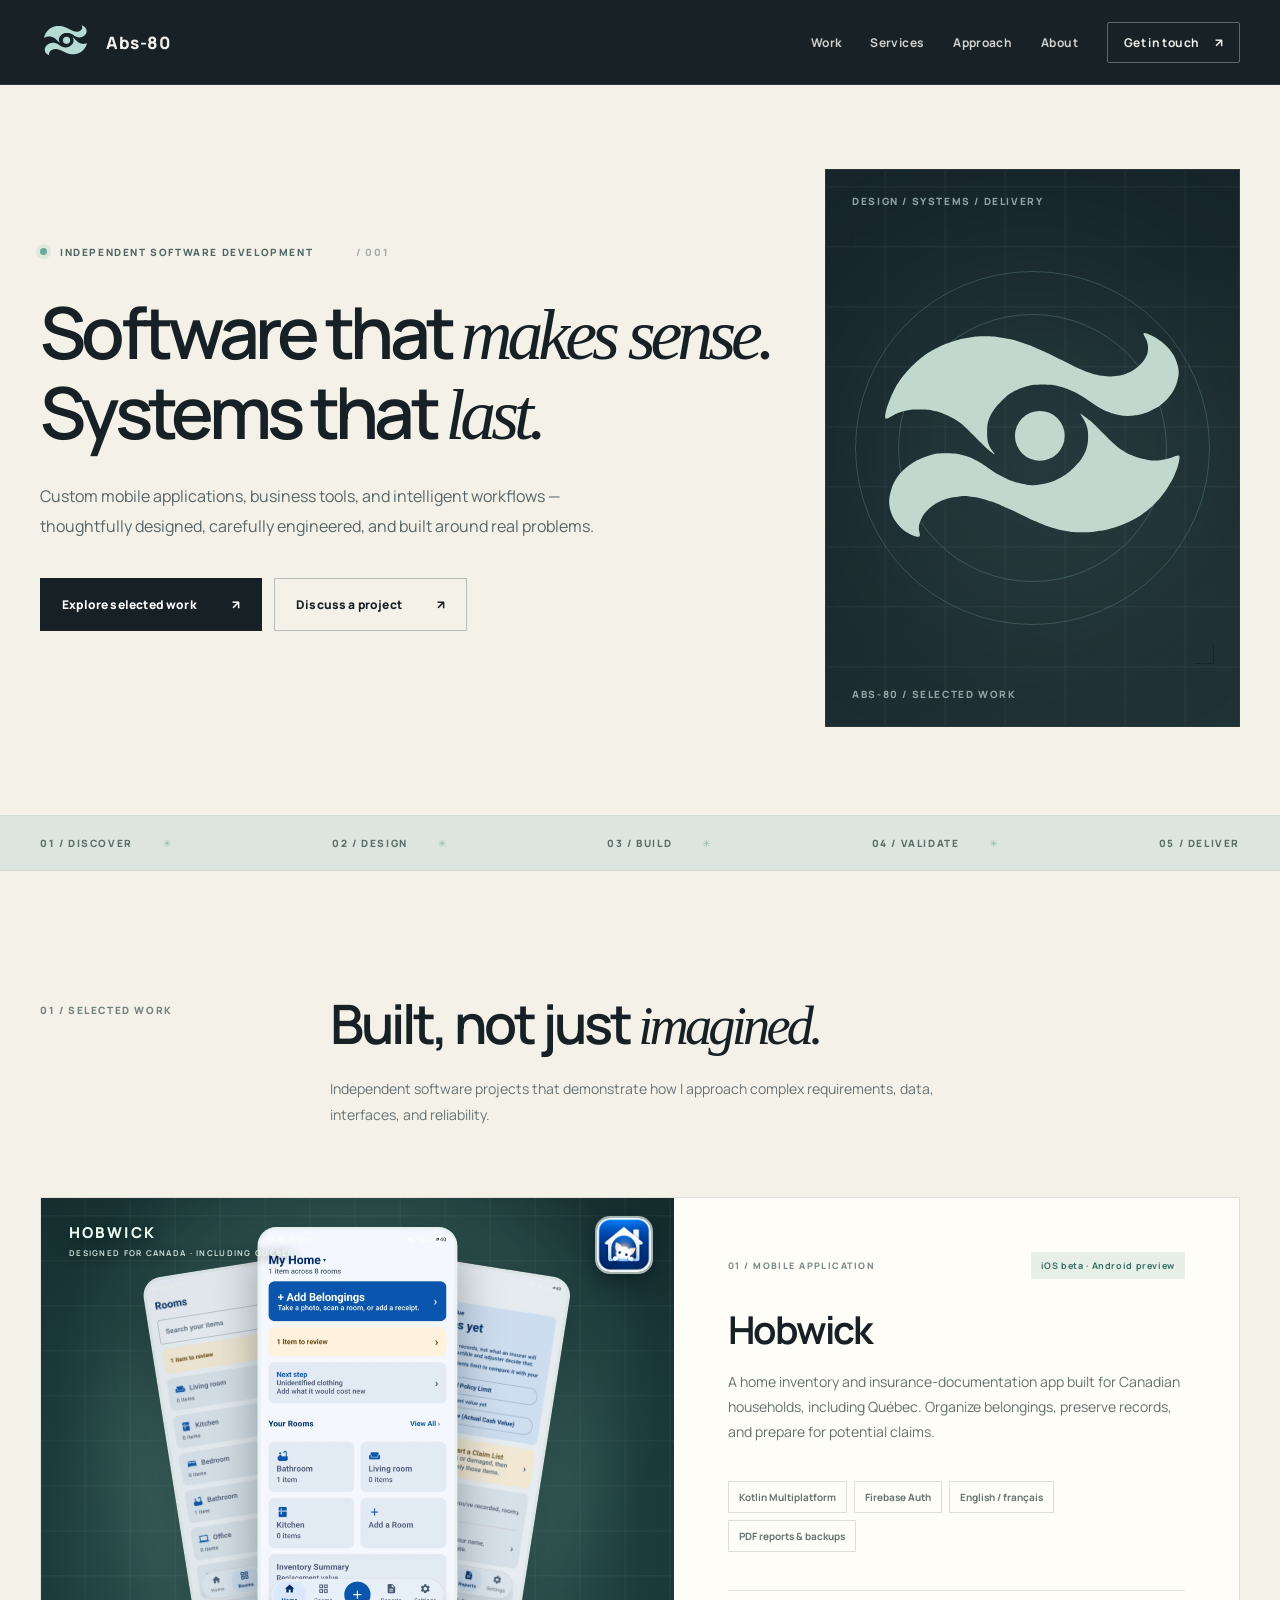
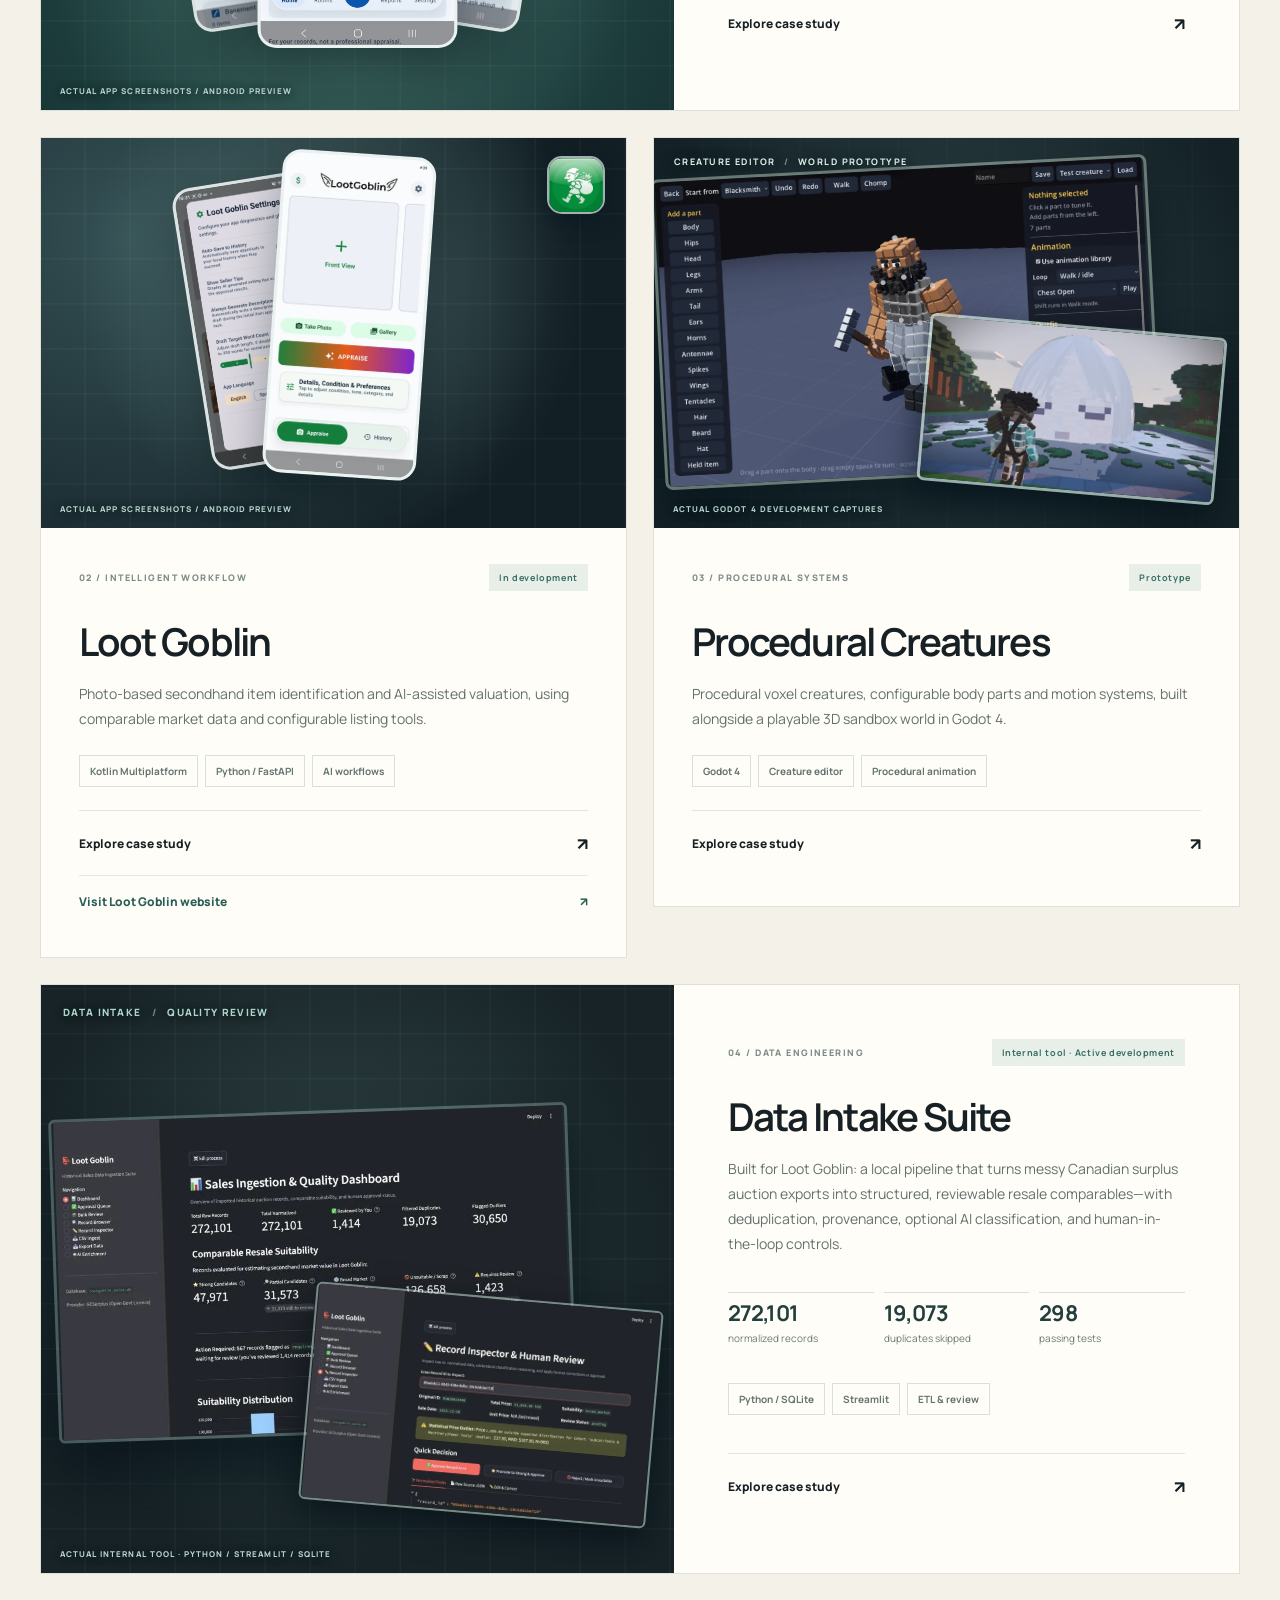
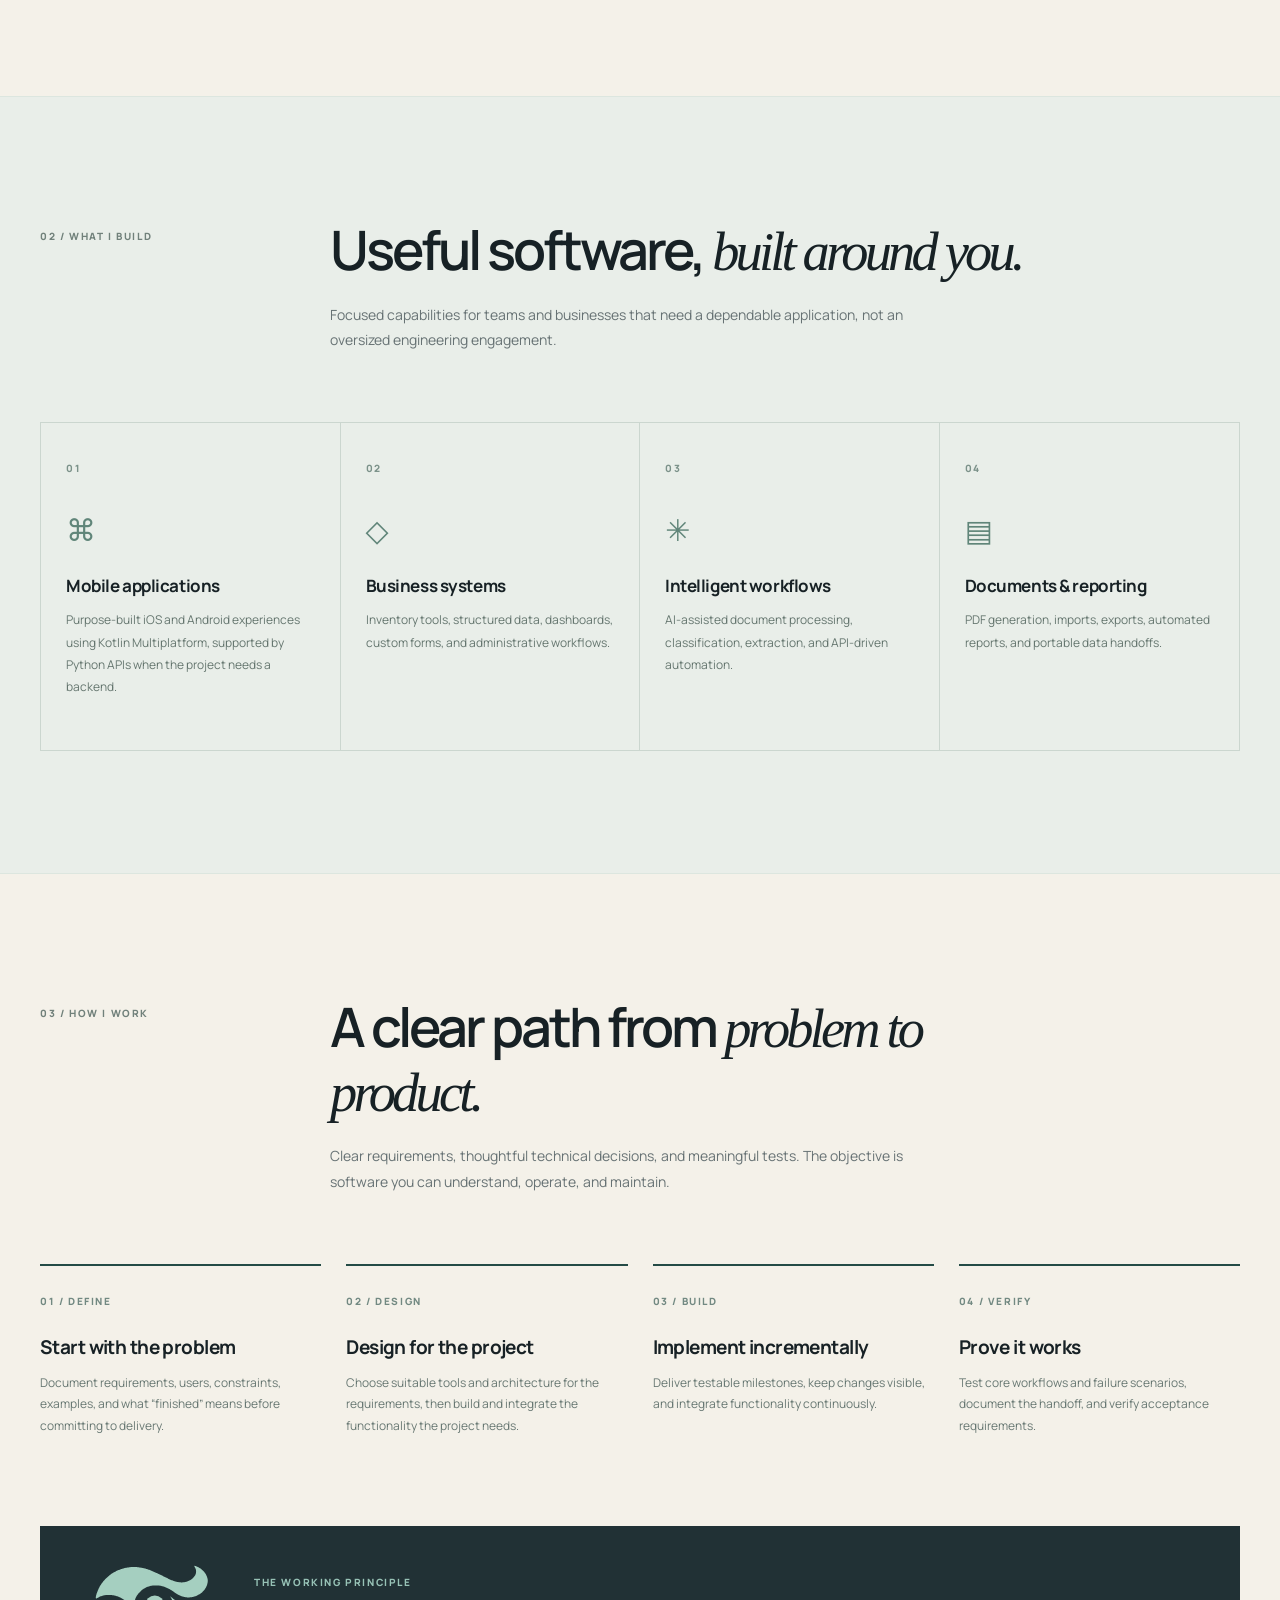
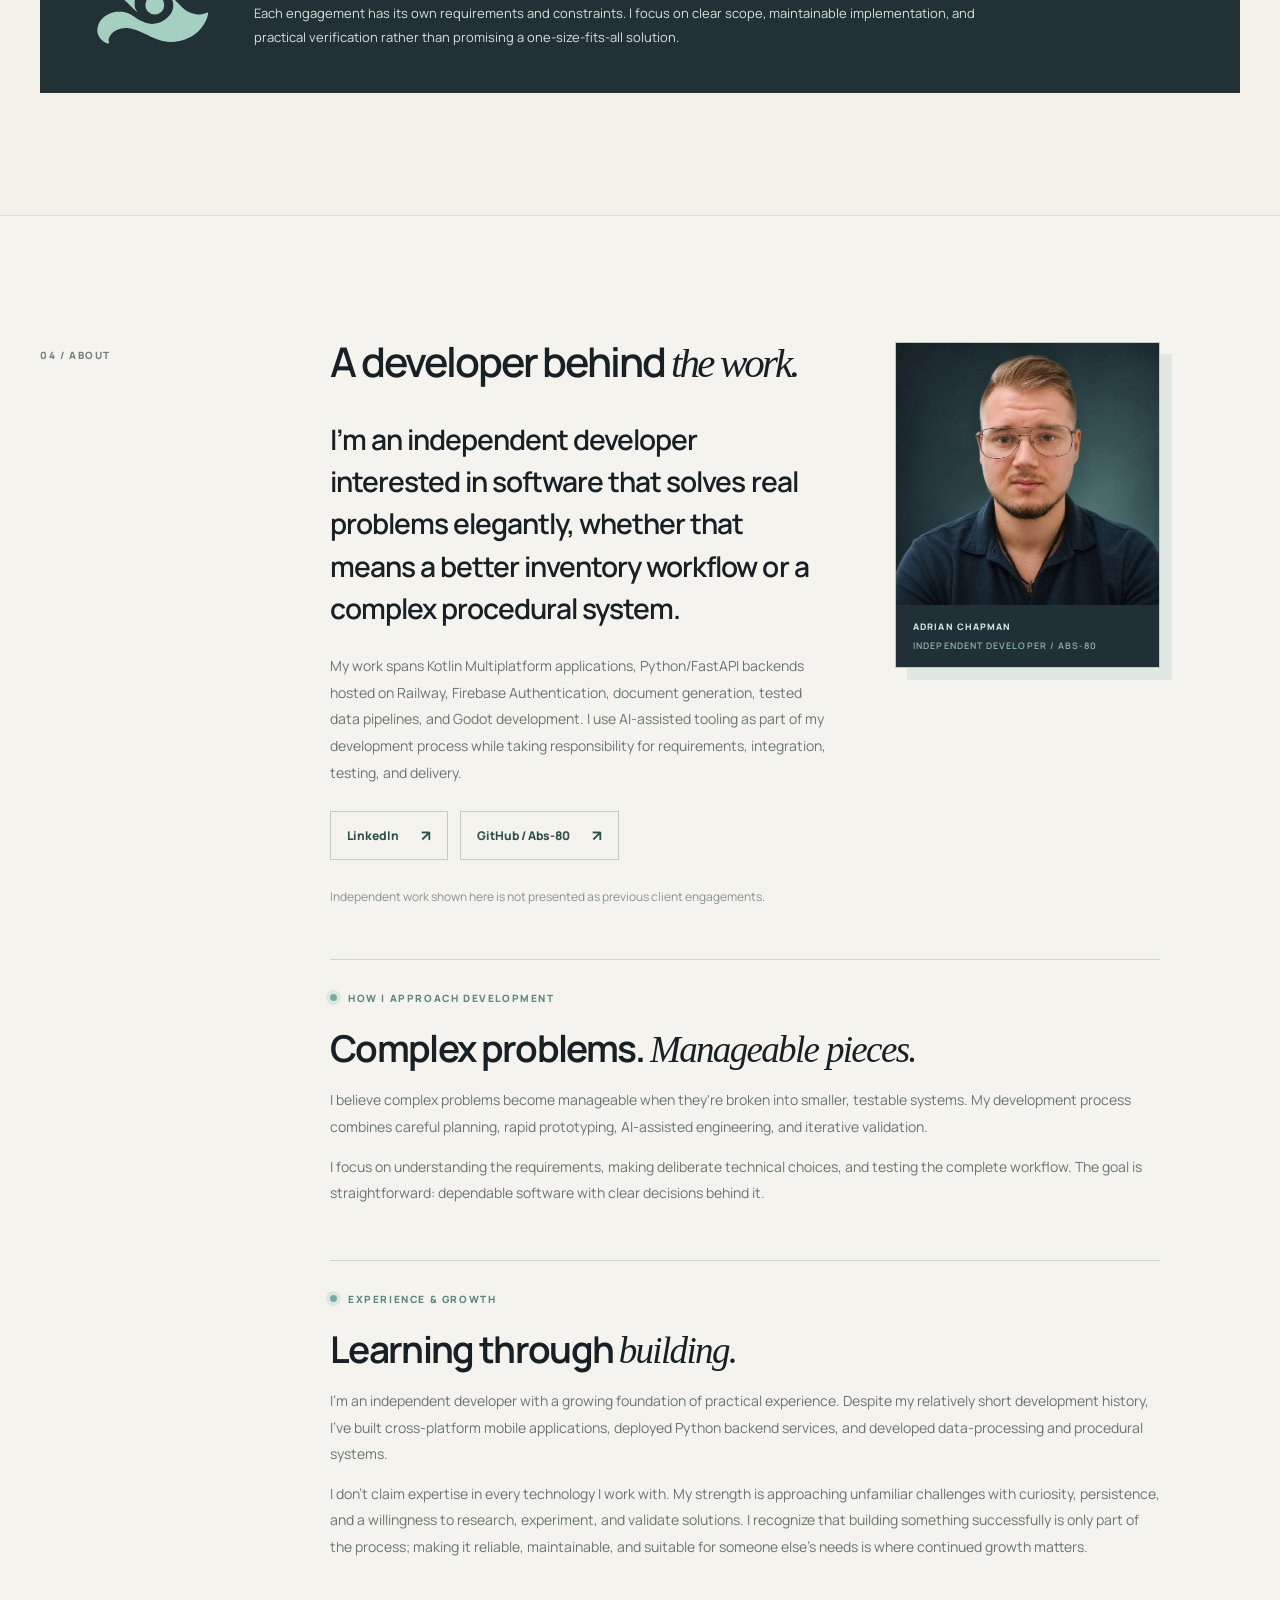
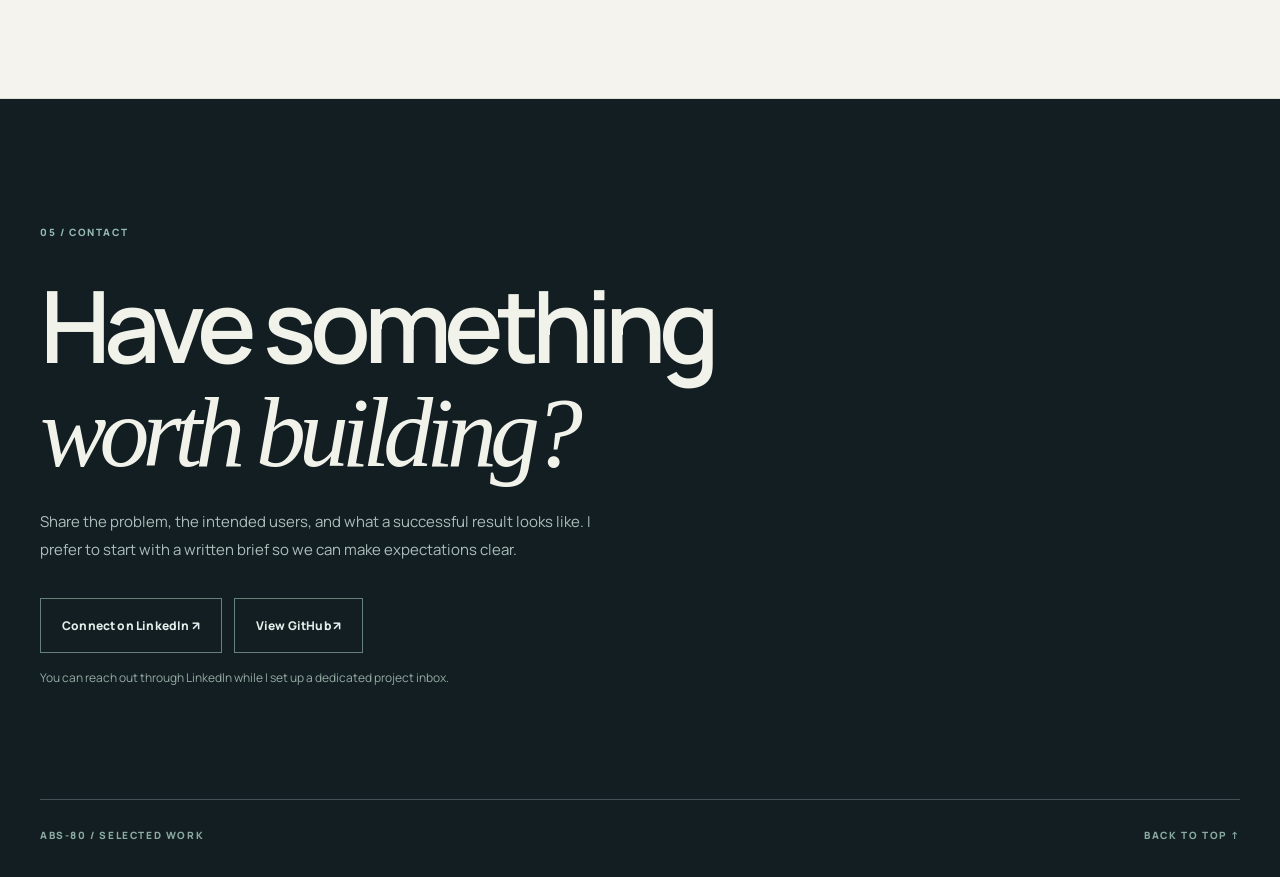
<file: index.html>
<!DOCTYPE html>

<html lang="en">
<head>
<!-- ABS-80 client-first revision · 2026-11-14 · working principle -->

<meta charset="utf-8"/>
<meta content="width=device-width, initial-scale=1" name="viewport"/>
<meta content="#141d21" name="theme-color"/>
<meta content="Independent development across mobile apps, data systems, and procedural tools. Explore practical software, creative engineering, and the thinking behind each project." name="description"/>
<meta content="website" property="og:type"/>
<meta content="Abs-80 — Software That Makes Sense. Systems That Last." property="og:title"/>
<meta content="Independent development across mobile apps, data systems, and procedural tools. Explore practical software, creative engineering, and the thinking behind each project." property="og:description"/>
<meta content="https://abs-80.github.io/" property="og:url"/>
<meta content="https://abs-80.github.io/assets/social-preview.png" property="og:image"/>
<meta content="1200" property="og:image:width"/>
<meta content="630" property="og:image:height"/>
<meta content="Mint Tide Link emblem and concentric circles on a dark teal grid" property="og:image:alt"/>
<meta content="summary_large_image" name="twitter:card"/>
<meta content="Abs-80 — Software That Makes Sense. Systems That Last." name="twitter:title"/>
<meta content="Independent development across mobile apps, data systems, and procedural tools. Explore practical software, creative engineering, and the thinking behind each project." name="twitter:description"/>
<meta content="https://abs-80.github.io/assets/social-preview.png" name="twitter:image"/>
<link href="https://abs-80.github.io/" rel="canonical"/>
<title>Abs-80 — Software That Makes Sense. Systems That Last.</title>
<link href="assets/tide-link.svg" rel="icon" type="image/svg+xml"/>
<link href="styles.css" rel="stylesheet"/>
</head>
<body>
<a class="skip-link" href="#main">Skip to content</a>
<header class="site-header" id="top">
<div class="nav-shell container">
<a aria-label="Abs-80 — return to top" class="brand" href="#top">
<span aria-hidden="true" class="logo"></span>
<span class="brand-name">Abs-80</span>
</a>
<button aria-controls="primary-nav" aria-expanded="false" aria-label="Toggle navigation" class="menu-toggle" type="button">
<span></span><span></span>
</button>
<nav aria-label="Primary navigation" class="navigation" id="primary-nav">
<a href="#work">Work</a><a href="#services">Services</a><a href="#approach">Approach</a><a href="#about">About</a>
<a class="nav-contact" href="#contact">Get in touch <span aria-hidden="true">↗</span></a>
</nav>
</div>
</header>
<main id="main">
<section aria-labelledby="hero-title" class="hero container">
<div class="hero-left">
<div class="eyebrow"><span aria-hidden="true" class="signal"></span> INDEPENDENT SOFTWARE DEVELOPMENT <span class="hero-index">/ 001</span></div>
<h1 id="hero-title">Software that <em>makes sense.</em><br/>Systems that <em>last.</em></h1>
<p class="hero-description">Custom mobile applications, business tools, and intelligent workflows — thoughtfully designed, carefully engineered, and built around real problems.</p>
<div class="hero-actions">
<a class="button button-primary" href="#work">Explore selected work <span aria-hidden="true">↗</span></a>
<a class="button button-secondary" href="#contact">Discuss a project <span aria-hidden="true">↗</span></a>
</div>
</div>
<div aria-label="Decorative Tide Link emblem" class="hero-art">
<div class="orbit orbit-outer"></div><div class="orbit orbit-inner"></div>
<div class="hero-logo"></div>
<div class="art-caption top-caption">DESIGN / SYSTEMS / DELIVERY</div>
<div class="art-caption bottom-caption">ABS-80 / SELECTED WORK</div>
<span class="art-corner art-corner-tl"></span><span class="art-corner art-corner-br"></span>
</div>
</section>
<div aria-hidden="true" class="ticker-wrap"><div class="container ticker"><span>01 / DISCOVER</span><span>02 / DESIGN</span><span>03 / BUILD</span><span>04 / VALIDATE</span><span>05 / DELIVER</span></div></div>
<section aria-labelledby="work-title" class="section container" id="work">
<div class="section-intro"><div class="section-number">01 / SELECTED WORK</div><div><h2 id="work-title">Built, not just <em>imagined.</em></h2><p>Independent software projects that demonstrate how I approach complex requirements, data, interfaces, and reliability.</p></div></div>
<div class="project-grid">
<article class="project-card feature-card">
<div aria-label="Actual Hobwick application screenshots" class="project-visual visual-hobwick screenshot-stage">
<div class="phone-stack phone-stack-hobwick">
<img alt="Hobwick Rooms page showing rooms for organizing household belongings" class="screen-capture screen-left" decoding="async" height="1536" loading="lazy" src="assets/hobwick-rooms.webp" width="716"/>
<img alt="Hobwick home screen with add belongings and rooms" class="screen-capture screen-middle" decoding="async" height="1536" loading="lazy" src="assets/hobwick-home.webp" width="716"/>
<img alt="Hobwick insurance reports and claim list features" class="screen-capture screen-right" decoding="async" height="1536" loading="lazy" src="assets/hobwick-reports.webp" width="716"/>
</div>
<div class="showcase-nameplate"><strong>HOBWICK</strong><span>DESIGNED FOR CANADA · INCLUDING QUÉBEC</span></div>
<div class="showcase-footnote">ACTUAL APP SCREENSHOTS / ANDROID PREVIEW</div>
<img alt="Hobwick app icon: a small house with a creature peeking out" class="project-logo-chip" decoding="async" height="72" loading="lazy" src="assets/hobwick-app-icon.webp" width="72"/></div>
<div class="project-content"><div class="project-topline"><span>01 / MOBILE APPLICATION</span><span class="status">iOS beta · Android preview</span></div>
<h3>Hobwick</h3><p>A home inventory and insurance-documentation app built for Canadian households, including Québec. Organize belongings, preserve records, and prepare for potential claims.</p>
<div class="chips"><span>Kotlin Multiplatform</span><span>Firebase Auth</span><span>English / français</span><span>PDF reports &amp; backups</span></div>
<button aria-haspopup="dialog" class="case-study-trigger" data-case-dialog="case-hobwick" type="button">Explore case study <span aria-hidden="true">↗</span></button>
</div>
</article>
<article class="project-card">
<div aria-label="Actual Loot Goblin application screenshots" class="project-visual visual-loot screenshot-stage">
<div class="phone-stack phone-stack-loot">
<img alt="Loot Goblin settings controlling auto-save and seller advice" class="screen-capture screen-loot-left" decoding="async" height="1536" loading="lazy" src="assets/loot-settings.webp" width="716"/>
<img alt="Loot Goblin photo appraisal screen with camera and gallery actions" class="screen-capture screen-loot-main" decoding="async" height="1536" loading="lazy" src="assets/loot-appraise.webp" width="716"/>
</div>
<div class="showcase-footnote">ACTUAL APP SCREENSHOTS / ANDROID PREVIEW</div>
<img alt="Loot Goblin app icon: a white goblin carrying a sack of valuables on a green background" class="project-logo-chip" decoding="async" height="72" loading="lazy" src="assets/loot-goblin-app-icon.webp" width="72"/>
</div>
<div class="project-content"><div class="project-topline"><span>02 / INTELLIGENT WORKFLOW</span><span class="status">In development</span></div>
<h3>Loot Goblin</h3><p>Photo-based secondhand item identification and AI-assisted valuation, using comparable market data and configurable listing tools.</p>
<div class="chips"><span>Kotlin Multiplatform</span><span>Python / FastAPI</span><span>AI workflows</span></div>
<button aria-haspopup="dialog" class="case-study-trigger" data-case-dialog="case-loot-goblin" type="button">Explore case study <span aria-hidden="true">↗</span></button><a class="project-external" href="https://www.lootgoblin.tech/" rel="noopener noreferrer" target="_blank">Visit Loot Goblin website <span aria-hidden="true">↗</span></a>
</div>
</article>
<article class="project-card">
<div aria-label="Actual Godot creature editor and voxel world screenshots" class="project-visual visual-voxel game-shot-stage">
<div class="game-preview-shell">
<img alt="Procedural voxel humanoid with configurable appearance and animation controls in the creature editor" class="game-preview-main" decoding="async" height="800" loading="lazy" src="assets/creatures-blacksmith.webp" width="1280"/>
<img alt="Giant white voxel creature in a forest pool with a player character nearby" class="game-preview-secondary" decoding="async" height="360" loading="lazy" src="assets/creatures-giant-pool.webp" width="640"/>
</div>
<div class="game-showcase-label">CREATURE EDITOR <span aria-hidden="true">/</span> WORLD PROTOTYPE</div>
<div class="showcase-footnote">ACTUAL GODOT 4 DEVELOPMENT CAPTURES</div>
</div>
<div class="project-content"><div class="project-topline"><span>03 / PROCEDURAL SYSTEMS</span><span class="status">Prototype</span></div>
<h3>Procedural Creatures</h3><p>Procedural voxel creatures, configurable body parts and motion systems, built alongside a playable 3D sandbox world in Godot 4.</p>
<div class="chips"><span>Godot 4</span><span>Creature editor</span><span>Procedural animation</span></div>
<button aria-haspopup="dialog" class="case-study-trigger" data-case-dialog="case-procedural-creatures" type="button">Explore case study <span aria-hidden="true">↗</span></button>
</div>
</article>

<article class="project-card feature-card data-intake-card">
  <div aria-label="Actual Data Intake Suite interface captures" class="project-visual visual-data-intake">
    <div class="data-preview-shell">
      <img class="data-preview-main" alt="Loot Goblin Data Intake Suite dashboard showing processed records and quality metrics" src="assets/data-intake-dashboard.webp" width="800" height="500" loading="lazy" decoding="async"/>
      <img class="data-preview-side" alt="Data Intake Suite Record Inspector with statistical price outlier reasoning" src="assets/data-intake-inspector.webp" width="800" height="500" loading="lazy" decoding="async"/>
    </div>
    <div class="data-preview-label">DATA INTAKE <span>/</span> QUALITY REVIEW</div>
    <div class="showcase-footnote">ACTUAL INTERNAL TOOL · PYTHON / STREAMLIT / SQLITE</div>
  </div>
  <div class="project-content">
    <div class="project-topline"><span>04 / DATA ENGINEERING</span><span class="status">Internal tool · Active development</span></div>
    <h3>Data Intake Suite</h3>
    <p>Built for Loot Goblin: a local pipeline that turns messy Canadian surplus auction exports into structured, reviewable resale comparables—with deduplication, provenance, optional AI classification, and human-in-the-loop controls.</p>
    <div class="data-card-metrics" aria-label="Verified project metrics"><div><strong>272,101</strong><span>normalized records</span></div><div><strong>19,073</strong><span>duplicates skipped</span></div><div><strong>298</strong><span>passing tests</span></div></div>
    <div class="chips"><span>Python / SQLite</span><span>Streamlit</span><span>ETL &amp; review</span></div>
    <button class="case-study-trigger" data-case-dialog="case-data-intake" type="button" aria-haspopup="dialog">Explore case study <span aria-hidden="true">↗</span></button>
  </div>
</article>
</div>
<dialog aria-describedby="case-desc-hobwick" aria-labelledby="case-title-hobwick" class="case-modal" id="case-hobwick">
<div class="case-modal-inner">
<div class="case-modal-top"><span>01 / MOBILE APPLICATION / CASE STUDY</span><button aria-label="Close Hobwick case study" class="case-modal-close" type="button">✕</button></div>
<div class="case-identity">
<div class="case-identity-text"><h2 id="case-title-hobwick">Hobwick</h2>
<p class="case-modal-subtitle" id="case-desc-hobwick">Kotlin Multiplatform · Canadian home inventory · iOS beta</p></div>
<img class="case-app-icon" src="assets/hobwick-app-icon.webp" width="96" height="96" decoding="async" alt="Hobwick app icon showing a small creature peeking from a house"/>
</div>
<div aria-label="Project screenshots" class="case-gallery"><figure><a aria-label="Open full-size screenshot: Home &amp; capture" href="assets/hobwick-home.webp" rel="noopener noreferrer" target="_blank"><img alt="Hobwick home page showing add belongings, room organization, and item review" decoding="async" height="1536" loading="lazy" src="assets/hobwick-home.webp" width="716"/></a><figcaption>Home &amp; capture <span aria-hidden="true">↗</span></figcaption></figure><figure><a aria-label="Open full-size screenshot: Reports &amp; claim tools" href="assets/hobwick-reports.webp" rel="noopener noreferrer" target="_blank"><img alt="Hobwick reports page with claim list, insurance report and signed report" decoding="async" height="1536" loading="lazy" src="assets/hobwick-reports.webp" width="716"/></a><figcaption>Reports &amp; claim tools <span aria-hidden="true">↗</span></figcaption></figure><figure><a aria-label="Open full-size screenshot: Room organization" href="assets/hobwick-rooms.webp" rel="noopener noreferrer" target="_blank"><img alt="Hobwick room directory and item counts" decoding="async" height="1536" loading="lazy" src="assets/hobwick-rooms.webp" width="716"/></a><figcaption>Room organization <span aria-hidden="true">↗</span></figcaption></figure><figure><a aria-label="Open full-size screenshot: Broker &amp; backup tools" href="assets/hobwick-broker.webp" rel="noopener noreferrer" target="_blank"><img alt="Hobwick insurance broker tools and export everything option" decoding="async" height="1536" loading="lazy" src="assets/hobwick-broker.webp" width="716"/></a><figcaption>Broker &amp; backup tools <span aria-hidden="true">↗</span></figcaption></figure></div><div class="case-modal-sections">
<section><h3>The challenge</h3><p>Help Canadian households—including residents of Québec—document their belongings before theft, fire, flooding, or another loss, without confusing inventory values with insurance coverage.</p></section>
<section><h3>The solution</h3><p>Room-by-room organization, whole-room and item photo capture, receipt intake, backup and restore, exports, and claim-oriented PDF reports. The interface supports English and French.</p></section>
<section><h3>Engineering focus</h3><p>Localization for Canadian and Québec users, recoverable and portable records, configurable currency display, valuation disclaimers, and practical insurer/broker reporting workflows.</p></section>
<section><h3>Technical architecture</h3><p>Built with Kotlin Multiplatform for iOS and Android, supported by a shared Python/FastAPI backend hosted on Railway. Firebase Authentication identity tokens are verified server-side before protected requests. The API manages Gemini-powered item and room analysis without distributing AI credentials inside the app; photos are processed in memory rather than stored by the server.</p></section>
</div><p class="case-disclaimer">Hobwick organizes records; coverage and claim outcomes depend on the individual insurance policy and insurer.</p>
<div class="case-modal-footer"><span>INDEPENDENT PROJECT · HOBWICK</span><button class="case-modal-close case-modal-done" type="button">Close case study <span aria-hidden="true">↗</span></button></div>
</div>
</dialog>
<dialog aria-describedby="case-desc-loot-goblin" aria-labelledby="case-title-loot-goblin" class="case-modal" id="case-loot-goblin">
<div class="case-modal-inner">
<div class="case-modal-top"><span>02 / INTELLIGENT WORKFLOW / CASE STUDY</span><button aria-label="Close Loot Goblin case study" class="case-modal-close" type="button">✕</button></div>
<div class="case-identity">
<div class="case-identity-text"><h2 id="case-title-loot-goblin">Loot Goblin</h2>
<p class="case-modal-subtitle" id="case-desc-loot-goblin">Kotlin Multiplatform · AI-assisted appraisal · In development</p></div>
<img class="case-app-icon" src="assets/loot-goblin-app-icon.webp" width="96" height="96" decoding="async" alt="Loot Goblin app icon showing a white goblin with a sack of valuables"/>
</div>
<div aria-label="Project screenshots" class="case-gallery"><figure><a aria-label="Open full-size screenshot: Photo appraisal" href="assets/loot-appraise.webp" rel="noopener noreferrer" target="_blank"><img alt="Loot Goblin appraisal home page with photo and gallery capture actions" decoding="async" height="1536" loading="lazy" src="assets/loot-appraise.webp" width="716"/></a><figcaption>Photo appraisal <span aria-hidden="true">↗</span></figcaption></figure><figure><a aria-label="Open full-size screenshot: Output settings" href="assets/loot-settings.webp" rel="noopener noreferrer" target="_blank"><img alt="Loot Goblin settings for history, selling tips, and writing preferences" decoding="async" height="1536" loading="lazy" src="assets/loot-settings.webp" width="716"/></a><figcaption>Output settings <span aria-hidden="true">↗</span></figcaption></figure><figure><a aria-label="Open full-size screenshot: Analysis preferences" href="assets/loot-preferences.webp" rel="noopener noreferrer" target="_blank"><img alt="Loot Goblin condition, category, and item identification controls" decoding="async" height="1536" loading="lazy" src="assets/loot-preferences.webp" width="716"/></a><figcaption>Analysis preferences <span aria-hidden="true">↗</span></figcaption></figure></div><div class="case-modal-sections">
<section><h3>The challenge</h3><p>Make identification and pricing of secondhand items more approachable, particularly when a seller has limited product knowledge.</p></section>
<section><h3>The solution</h3><p>Photo-based item recognition, user-configurable condition and category settings, indicative valuation ranges, appraisal history, and optional listing-description and seller-tip generation.</p></section>
<section><h3>Engineering focus</h3><p>Integrating comparable market data, handling noisy or uncertain item descriptions, tracking source provenance, and separating supporting evidence from estimated prices.</p></section>
<section><h3>Technical architecture</h3><p>Built with Kotlin Multiplatform and a shared Python/FastAPI API hosted on Railway. Firebase Authentication tokens are verified on the server, where request limits and usage controls help protect paid Gemini integrations. A separate Python Data Intake Suite prepares and reviews historical sales comparables; syncing its latest pricing logic into the mobile backend remains in progress.</p></section>
</div><p class="modal-project-link"><a href="https://www.lootgoblin.tech/" rel="noopener noreferrer" target="_blank">Explore the Loot Goblin project website <span aria-hidden="true">↗</span></a></p>
<div class="case-modal-footer"><span>INDEPENDENT PROJECT · LOOT GOBLIN</span><button class="case-modal-close case-modal-done" type="button">Close case study <span aria-hidden="true">↗</span></button></div>
</div>
</dialog>
<dialog aria-describedby="case-desc-procedural-creatures" aria-labelledby="case-title-procedural-creatures" class="case-modal" id="case-procedural-creatures">
<div class="case-modal-inner">
<div class="case-modal-top"><span>03 / PROCEDURAL SYSTEMS / CASE STUDY</span><button aria-label="Close Procedural Creatures case study" class="case-modal-close" type="button">✕</button></div>
<h2 id="case-title-procedural-creatures">Procedural Creatures</h2>
<p class="case-modal-subtitle" id="case-desc-procedural-creatures">Godot 4 · Creature editor · Voxel sandbox prototype</p>
<div aria-label="Procedural creature editor and world screenshots" class="case-gallery game-gallery"><figure><a aria-label="Open full-size screenshot: Humanoid creature editor" href="assets/creatures-blacksmith.webp" rel="noopener noreferrer" target="_blank"><img alt="Configurable blacksmith creature with body parts, costume options and animation controls" decoding="async" height="800" loading="lazy" src="assets/creatures-blacksmith.webp" width="1280"/></a><figcaption>Humanoid creature editor  <span aria-hidden="true">↗</span></figcaption></figure><figure><a aria-label="Open full-size screenshot: Non-humanoid form" href="assets/creatures-octo.webp" rel="noopener noreferrer" target="_blank"><img alt="Octopus-like lavender voxel creature configured in the editor" decoding="async" height="800" loading="lazy" src="assets/creatures-octo.webp" width="1280"/></a><figcaption>Non-humanoid form  <span aria-hidden="true">↗</span></figcaption></figure><figure><a aria-label="Open full-size screenshot: Character variation" href="assets/creatures-alchemist.webp" rel="noopener noreferrer" target="_blank"><img alt="Alchemist-like voxel character with configurable colors, outfit and animation" decoding="async" height="800" loading="lazy" src="assets/creatures-alchemist.webp" width="1280"/></a><figcaption>Character variation  <span aria-hidden="true">↗</span></figcaption></figure><figure><a aria-label="Open full-size screenshot: Playable sandbox" href="assets/creatures-farming.webp" rel="noopener noreferrer" target="_blank"><img alt="Voxel world with farm plots, tools, terrain and player character" decoding="async" height="800" loading="lazy" src="assets/creatures-farming.webp" width="1280"/></a><figcaption>Playable sandbox  <span aria-hidden="true">↗</span></figcaption></figure><figure><a aria-label="Open full-size screenshot: Large-scale creature" href="assets/creatures-giant-pool.webp" rel="noopener noreferrer" target="_blank"><img alt="A giant white voxel creature emerging from a landscaped pool in the sandbox world" decoding="async" height="360" loading="lazy" src="assets/creatures-giant-pool.webp" width="640"/></a><figcaption>Large-scale creature  <span aria-hidden="true">↗</span></figcaption></figure><figure><a aria-label="Open full-size screenshot: Environment overview" href="assets/creatures-aerial.webp" rel="noopener noreferrer" target="_blank"><img alt="Aerial view of a pool surrounded by voxel trees and terrain" decoding="async" height="250" loading="lazy" src="assets/creatures-aerial.webp" width="400"/></a><figcaption>Environment overview  <span aria-hidden="true">↗</span></figcaption></figure><figure><a aria-label="Open full-size screenshot: Terrain &amp; water" href="assets/creatures-waterfall.webp" rel="noopener noreferrer" target="_blank"><img alt="Voxel landscape with a waterfall, vegetation and a player character" decoding="async" height="360" loading="lazy" src="assets/creatures-waterfall.webp" width="640"/></a><figcaption>Terrain &amp; water  <span aria-hidden="true">↗</span></figcaption></figure></div><div class="case-modal-sections">
<section><h3>The challenge</h3><p>Create diverse animated voxel creatures without individually modeling and animating every possible body configuration, while integrating them into a larger 3D sandbox world.</p></section>
<section><h3>The solution</h3><p>Build a configurable creature editor with selectable body parts, appearance options and animation previews. Humanoid forms use a reference animation library; other morphologies use procedural locomotion rules. A separate playable sandbox prototype explores voxel terrain, water and basic world interactions.</p></section>
<section><h3>Engineering focus</h3><p>Morphology-dependent gait timing, animation retargeting, cube-part joint chains, procedural terrain systems, and practical iteration tools for testing character configurations.</p></section>
</div>
<div class="case-modal-footer"><span>INDEPENDENT PROJECT · PROCEDURAL CREATURES</span><button class="case-modal-close case-modal-done" type="button">Close case study <span aria-hidden="true">↗</span></button></div>
</div>
</dialog>

<dialog class="case-modal" id="case-data-intake" aria-labelledby="case-title-data-intake" aria-describedby="case-desc-data-intake">
 <div class="case-modal-inner">
  <div class="case-modal-top"><span>04 / DATA ENGINEERING / CASE STUDY</span><button type="button" class="case-modal-close" aria-label="Close Data Intake Suite case study">✕</button></div>
  <h2 id="case-title-data-intake">Loot Goblin — Data Intake Suite</h2>
  <p class="case-modal-subtitle" id="case-desc-data-intake">Historical sales data ingestion · Python · SQLite · Streamlit</p>
  <p class="data-case-intro">An independent, single-user data engineering tool developed to turn public surplus auction exports into clean, traceable and reviewable records for downstream resale-pricing research.</p>
  <div class="data-stat-grid" aria-label="Audit-confirmed project statistics">
    <div><strong>272,101</strong><span>normalized auction records</span></div>
    <div><strong>19,073</strong><span>duplicate rows prevented</span></div>
    <div><strong>65,599</strong><span>AI-classified records</span></div>
    <div><strong>298</strong><span>automated tests passed</span></div>
  </div>
  <p class="data-stat-note">Counts are from the local database and November 13, 2026 read-only audit. Records span 2015–2025. The suite is an internal tool, not a hosted multi-user service.</p>
  <div aria-label="Data intake tool screenshots" class="case-gallery data-gallery"><figure><a href="assets/data-intake-dashboard.webp" target="_blank" rel="noopener noreferrer" aria-label="Open larger image: Dashboard and quality funnel"><img src="assets/data-intake-dashboard.webp" width="800" height="500" loading="lazy" decoding="async" alt="Dashboard of imported auction records, suitability tiers, duplicate counts and flagged outliers"/></a><figcaption>Dashboard and quality funnel <span aria-hidden="true">↗</span></figcaption></figure>
<figure><a href="assets/data-intake-csv.webp" target="_blank" rel="noopener noreferrer" aria-label="Open larger image: CSV source selection"><img src="assets/data-intake-csv.webp" width="800" height="500" loading="lazy" decoding="async" alt="CSV ingestion screen showing file inspection and source selection"/></a><figcaption>CSV source selection <span aria-hidden="true">↗</span></figcaption></figure>
<figure><a href="assets/data-intake-browser.webp" target="_blank" rel="noopener noreferrer" aria-label="Open larger image: Search and filter records"><img src="assets/data-intake-browser.webp" width="800" height="500" loading="lazy" decoding="async" alt="Record browser with category, suitability, lot type and price filters"/></a><figcaption>Search and filter records <span aria-hidden="true">↗</span></figcaption></figure>
<figure><a href="assets/data-intake-inspector.webp" target="_blank" rel="noopener noreferrer" aria-label="Open larger image: Explainable record review"><img src="assets/data-intake-inspector.webp" width="800" height="500" loading="lazy" decoding="async" alt="Record inspector showing a statistical outlier warning and approval actions"/></a><figcaption>Explainable record review <span aria-hidden="true">↗</span></figcaption></figure>
<figure><a href="assets/data-intake-ai.webp" target="_blank" rel="noopener noreferrer" aria-label="Open larger image: Capped AI enrichment"><img src="assets/data-intake-ai.webp" width="800" height="500" loading="lazy" decoding="async" alt="AI enrichment screen with maximum records and call-budget controls"/></a><figcaption>Capped AI enrichment <span aria-hidden="true">↗</span></figcaption></figure>
<figure><a href="assets/data-intake-export.webp" target="_blank" rel="noopener noreferrer" aria-label="Open larger image: Licence-aware export preview"><img src="assets/data-intake-export.webp" width="800" height="500" loading="lazy" decoding="async" alt="Export preview with selectable comparable-suitability tiers and CSV output"/></a><figcaption>Licence-aware export preview <span aria-hidden="true">↗</span></figcaption></figure>
<figure><a href="assets/data-intake-charts.webp" target="_blank" rel="noopener noreferrer" aria-label="Open larger image: Suitability distribution"><img src="assets/data-intake-charts.webp" width="800" height="500" loading="lazy" decoding="async" alt="Charts showing data-suitability distribution and top categories"/></a><figcaption>Suitability distribution <span aria-hidden="true">↗</span></figcaption></figure></div>
  <div class="data-flow" aria-label="Processing workflow"><span>CSV sources</span><b aria-hidden="true">→</b><span>Scrub + fingerprint</span><b aria-hidden="true">→</b><span>Normalize + classify</span><b aria-hidden="true">→</b><span>Human review</span><b aria-hidden="true">→</b><span>Licence-aware export</span></div>
  <div class="case-modal-sections data-case-sections">
    <section><h3>The challenge</h3><p>Years of public auction records contained inconsistent bilingual item descriptions, mixed lots, unusual sale prices and overlapping exports. Raw prices were unsuitable for direct use as comparable sales.</p></section>
    <section><h3>The solution</h3><p>A streaming import pipeline checks source layout, removes selected contact fields, fingerprints rows for safe re-import, and creates normalized records with category, quantity, lot-type and suitability classifications.</p></section>
    <section><h3>Quality controls</h3><p>Category-based statistical outlier flags, a record inspector, grouped approvals and preserved human decisions help keep questionable sales out of high-confidence pricing datasets. An optional cached Gemini classifier uses schema and call-budget constraints.</p></section>
    <section><h3>Engineering evidence</h3><p>Audit-reported results include 29 completed batches, 19,073 duplicate rows skipped, 30,650 price outliers flagged and 298 passing automated tests. Prices and sources retain provenance information, including licence metadata.</p></section>
    <section><h3>Current limitations</h3><p>The system operates locally on one machine. General-purpose spreadsheet ingestion, automatic backend synchronization, comprehensive privacy scrubbing for free-text comments, and production deployment hardening remain outside the verified scope. Historical backtest results are documented separately and were not rerun during the latest audit.</p></section>
  </div>
  <p class="case-disclaimer">Data source: GCSurplus / Government of Canada. Contains information licensed under the Open Government Licence – Canada. Screenshots are from an internal development interface; private datasets and source code are not published.</p>
  <div class="case-modal-footer"><span>INDEPENDENT PROJECT · LOOT GOBLIN INFRASTRUCTURE</span><button type="button" class="case-modal-close case-modal-done">Close case study <span aria-hidden="true">↗</span></button></div>
 </div>
</dialog>
</section>
<section aria-labelledby="services-title" class="section section-light" id="services"><div class="container"><div class="section-intro"><div class="section-number">02 / WHAT I BUILD</div><div><h2 id="services-title">Useful software, <em>built around you.</em></h2><p>Focused capabilities for teams and businesses that need a dependable application, not an oversized engineering engagement.</p></div></div>
<div class="service-grid">
<article><span class="service-count">01</span><div class="service-icon">⌘</div><h3>Mobile applications</h3><p>Purpose-built iOS and Android experiences using Kotlin Multiplatform, supported by Python APIs when the project needs a backend.</p></article>
<article><span class="service-count">02</span><div class="service-icon">◇</div><h3>Business systems</h3><p>Inventory tools, structured data, dashboards, custom forms, and administrative workflows.</p></article>
<article><span class="service-count">03</span><div class="service-icon">✳</div><h3>Intelligent workflows</h3><p>AI-assisted document processing, classification, extraction, and API-driven automation.</p></article>
<article><span class="service-count">04</span><div class="service-icon">▤</div><h3>Documents &amp; reporting</h3><p>PDF generation, imports, exports, automated reports, and portable data handoffs.</p></article>
</div></div>
</section>
<section aria-labelledby="approach-title" class="section container" id="approach"><div class="section-intro"><div class="section-number">03 / HOW I WORK</div><div><h2 id="approach-title">A clear path from <em>problem to product.</em></h2><p>Clear requirements, thoughtful technical decisions, and meaningful tests. The objective is software you can understand, operate, and maintain.</p></div></div>
<div class="process-grid"><article><span>01 / DEFINE</span><h3>Start with the problem</h3><p>Document requirements, users, constraints, examples, and what “finished” means before committing to delivery.</p></article><article><span>02 / DESIGN</span><h3>Design for the project</h3><p>Choose suitable tools and architecture for the requirements, then build and integrate the functionality the project needs.</p></article><article><span>03 / BUILD</span><h3>Implement incrementally</h3><p>Deliver testable milestones, keep changes visible, and integrate functionality continuously.</p></article><article><span>04 / VERIFY</span><h3>Prove it works</h3><p>Test core workflows and failure scenarios, document the handoff, and verify acceptance requirements.</p></article></div>
<div class="approach-note"><div class="approach-mark"></div><div><span>THE WORKING PRINCIPLE</span><p>Each engagement has its own requirements and constraints. I focus on clear scope, maintainable implementation, and practical verification rather than promising a one-size-fits-all solution.</p></div></div>
</section>
<section aria-labelledby="about-title" class="section section-about" id="about">
<div class="container about-grid">
<div class="section-number">04 / ABOUT</div>
<div class="about-layout">
<div class="about-copy">
<h2 class="about-heading" id="about-title">A developer behind <em>the work.</em></h2>
<p class="about-lead">I’m an independent developer interested in software that solves real problems elegantly, whether that means a better inventory workflow or a complex procedural system.</p>
<p>My work spans Kotlin Multiplatform applications, Python/FastAPI backends hosted on Railway, Firebase Authentication, document generation, tested data pipelines, and Godot development. I use AI-assisted tooling as part of my development process while taking responsibility for requirements, integration, testing, and delivery.</p>
<div aria-label="Professional profiles" class="about-social-links">
<a href="https://www.linkedin.com/in/adrian-chapman-b553a0123/" rel="noopener noreferrer" target="_blank">LinkedIn <span aria-hidden="true">↗</span></a>
<a href="https://github.com/Abs-80" rel="noopener noreferrer" target="_blank">GitHub / Abs-80 <span aria-hidden="true">↗</span></a>
</div>
<p class="aside">Independent work shown here is not presented as previous client engagements.</p>
</div>
<figure class="about-portrait">
<img alt="Portrait of Adrian Chapman, independent software developer" decoding="async" height="1254" loading="lazy" src="assets/adrian-portrait.webp" width="1254"/>
<figcaption><span>ADRIAN CHAPMAN</span><span>INDEPENDENT DEVELOPER / ABS-80</span></figcaption>
</figure>
</div>
<aside class="about-philosophy" aria-labelledby="philosophy-title">
  <div class="about-philosophy-kicker"><span class="philosophy-dot" aria-hidden="true"></span> HOW I APPROACH DEVELOPMENT</div>
  <h3 id="philosophy-title">Complex problems. <em>Manageable pieces.</em></h3>
  <p>I believe complex problems become manageable when they're broken into smaller, testable systems. My development process combines careful planning, rapid prototyping, AI-assisted engineering, and iterative validation.</p>
  <p>I focus on understanding the requirements, making deliberate technical choices, and testing the complete workflow. The goal is straightforward: dependable software with clear decisions behind it.</p>
</aside>
<aside class="about-philosophy" aria-labelledby="growth-title">
  <div class="about-philosophy-kicker"><span class="philosophy-dot" aria-hidden="true"></span> EXPERIENCE &amp; GROWTH</div>
  <h3 id="growth-title">Learning through <em>building.</em></h3>
  <p>I'm an independent developer with a growing foundation of practical experience. Despite my relatively short development history, I've built cross-platform mobile applications, deployed Python backend services, and developed data-processing and procedural systems.</p>
  <p>I don't claim expertise in every technology I work with. My strength is approaching unfamiliar challenges with curiosity, persistence, and a willingness to research, experiment, and validate solutions. I recognize that building something successfully is only part of the process; making it reliable, maintainable, and suitable for someone else's needs is where continued growth matters.</p>
</aside>
</div>
</section>
<section class="contact-section" id="contact"><div class="container contact-inner"><div class="section-number">05 / CONTACT</div><h2>Have something<br/><em>worth building?</em></h2><p>Share the problem, the intended users, and what a successful result looks like. I prefer to start with a written brief so we can make expectations clear.</p><div class="contact-action" id="contact-action"><span class="contact-placeholder">Contact details will appear here once configured.</span></div><div class="contact-footer"><span>ABS-80 / SELECTED WORK</span><a href="#top">BACK TO TOP ↑</a></div></div></section>
</main>
<script src="config.js"></script><script>if (window.PORTFOLIO_CONFIG) window.PORTFOLIO_CONFIG.pageTitle = "Abs-80 — Software That Makes Sense. Systems That Last.";</script><script src="script.js"></script>
</body>
</html>
</file>
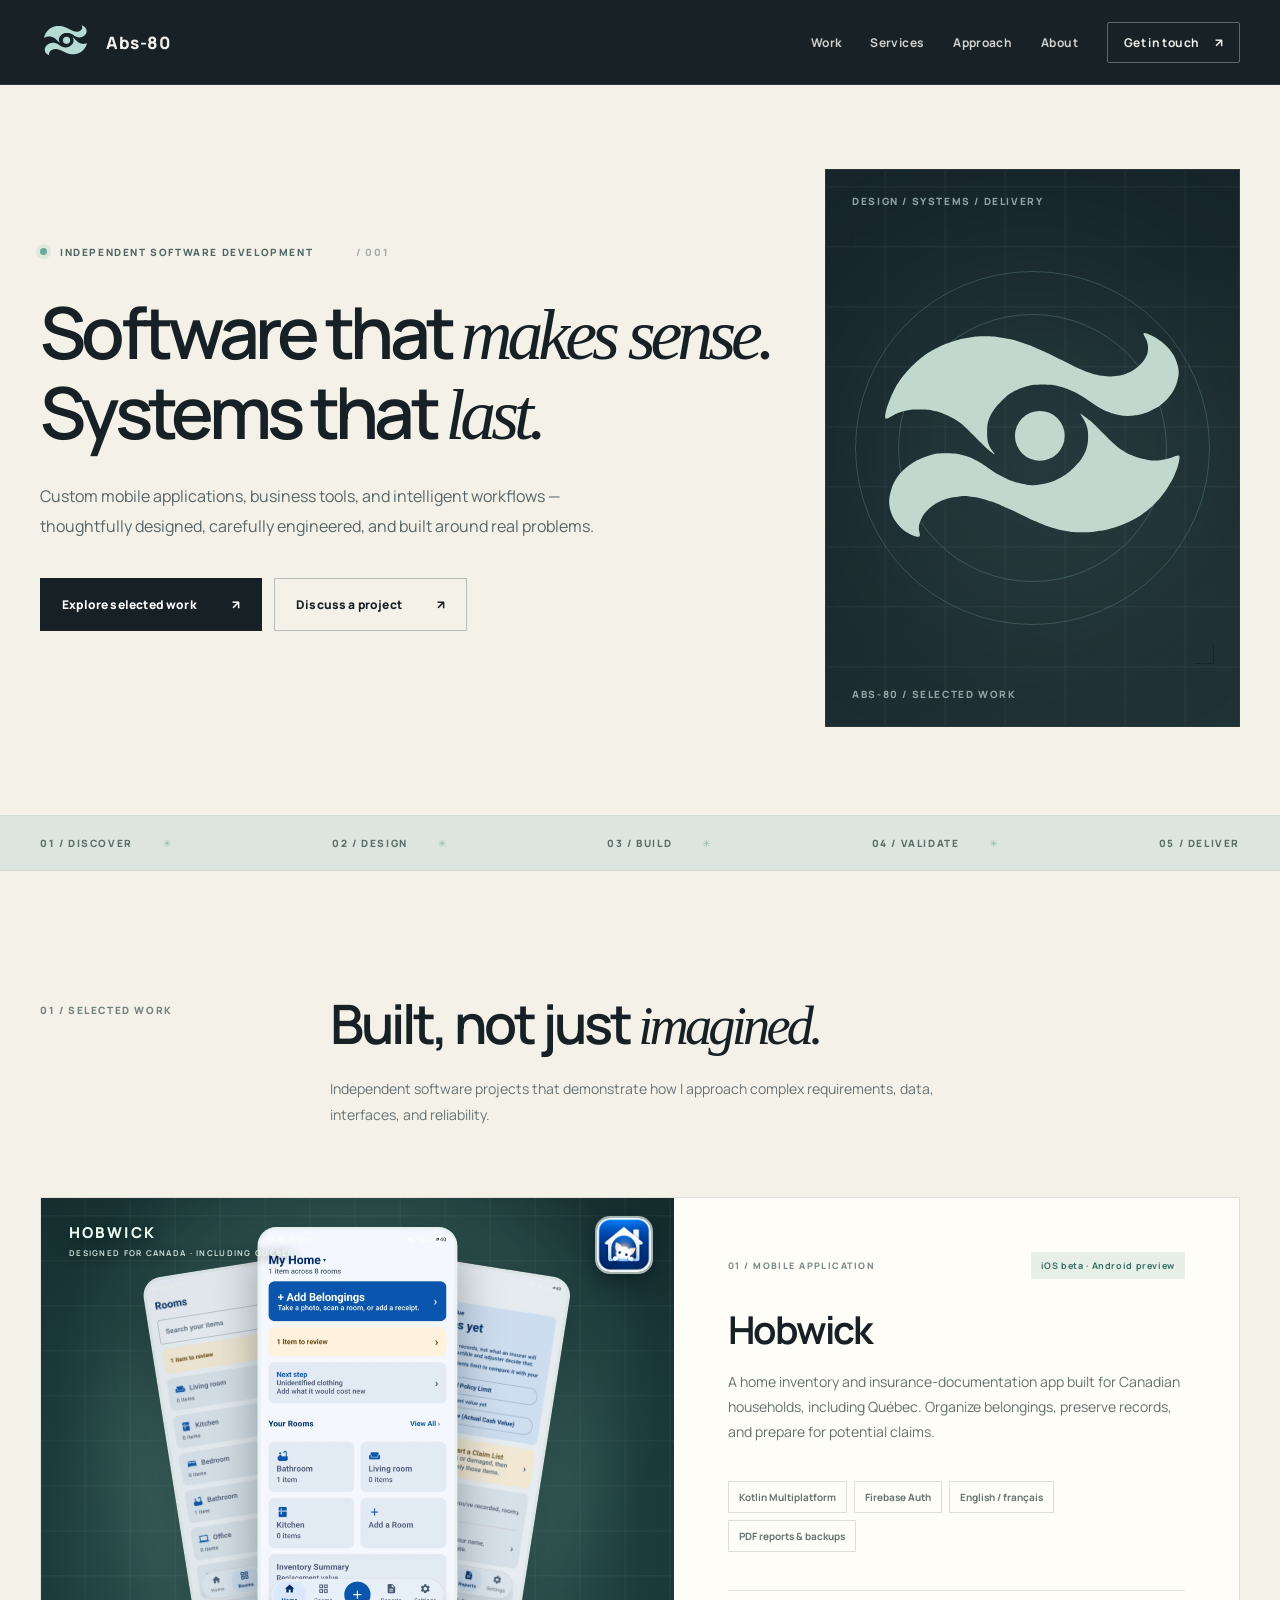
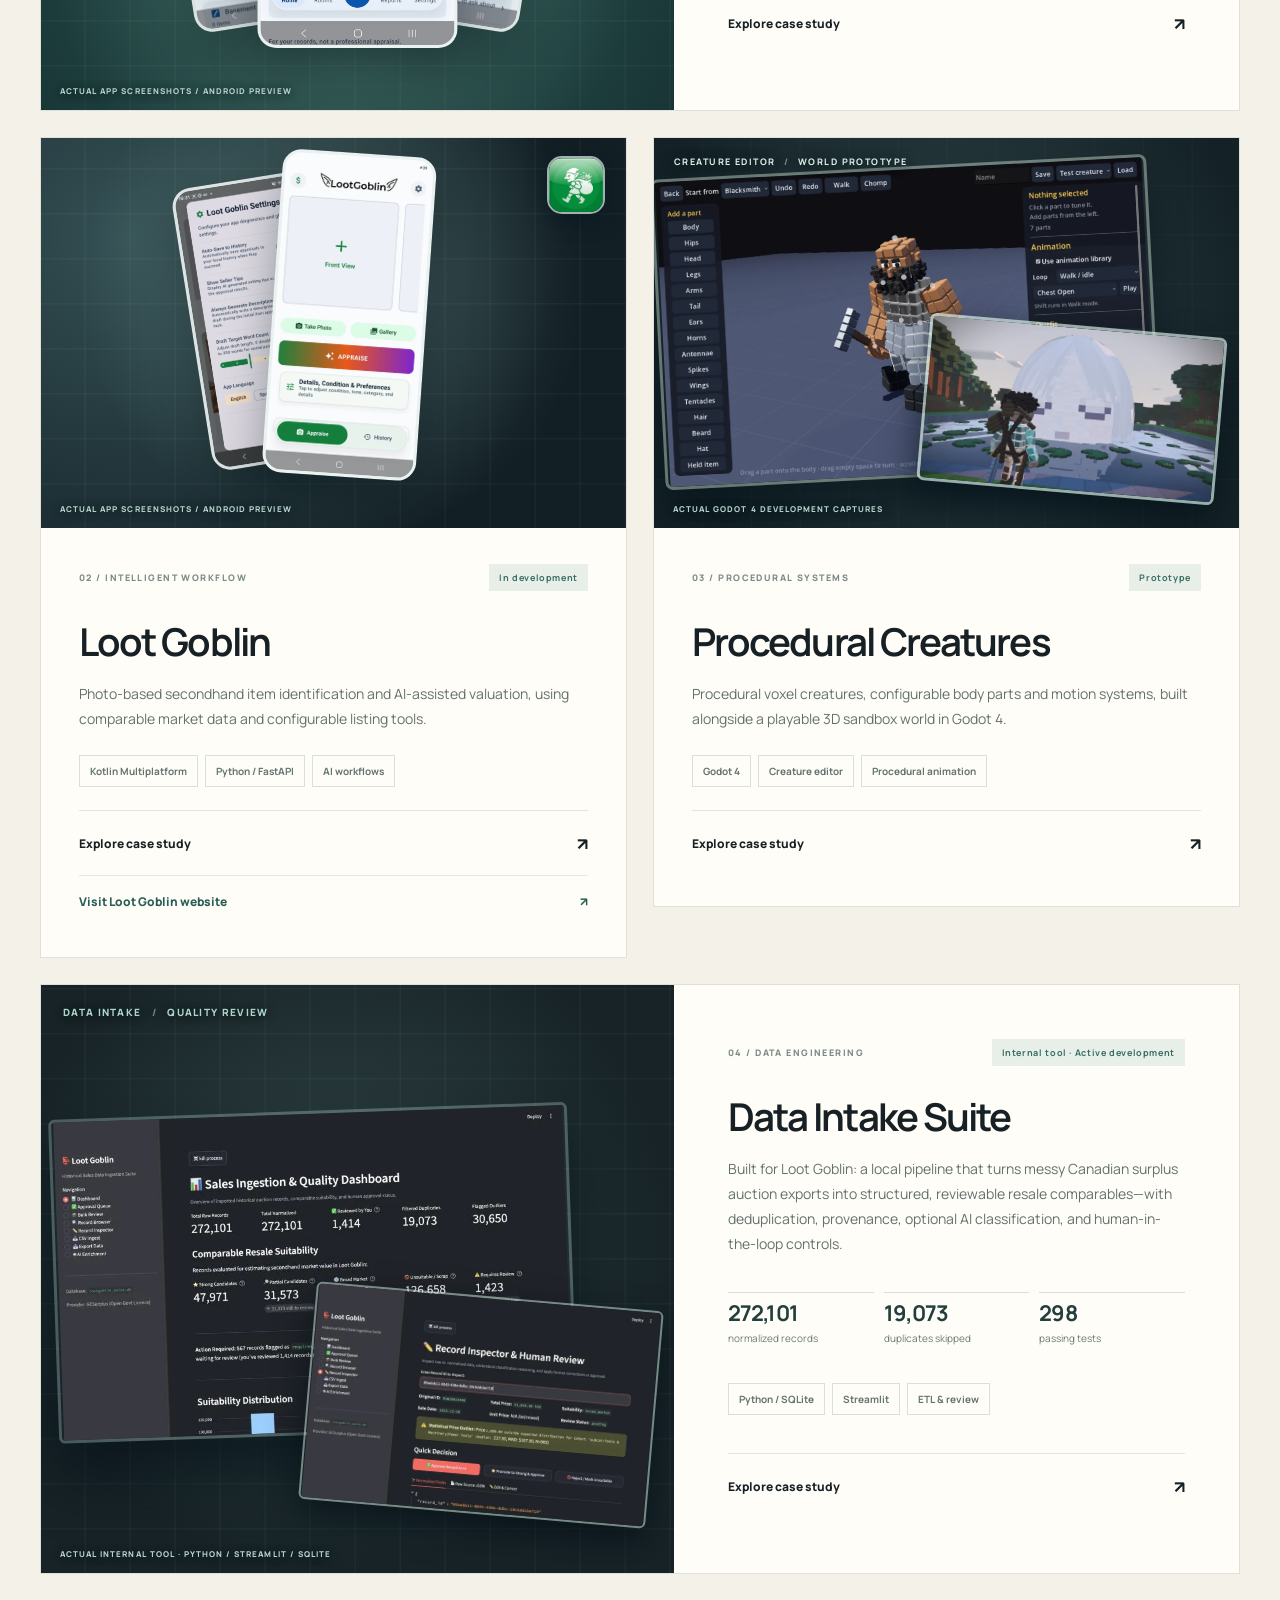
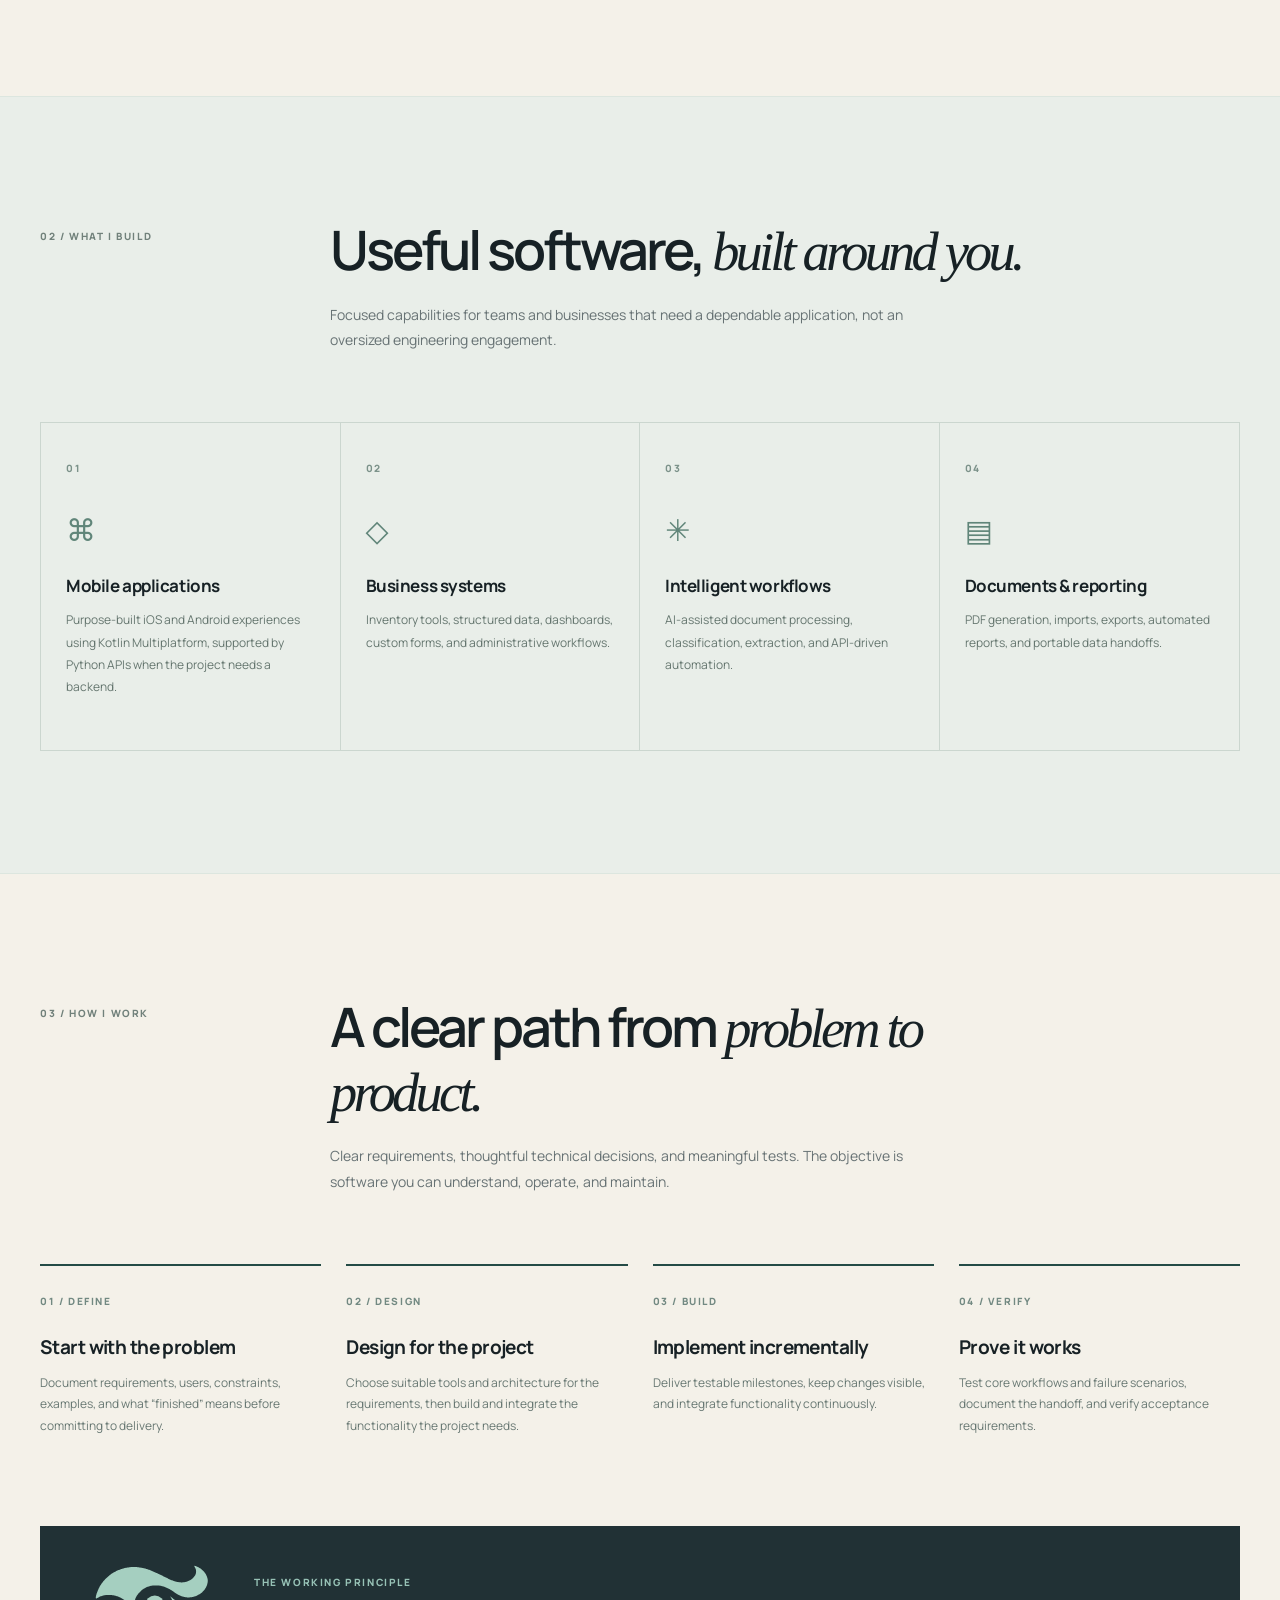
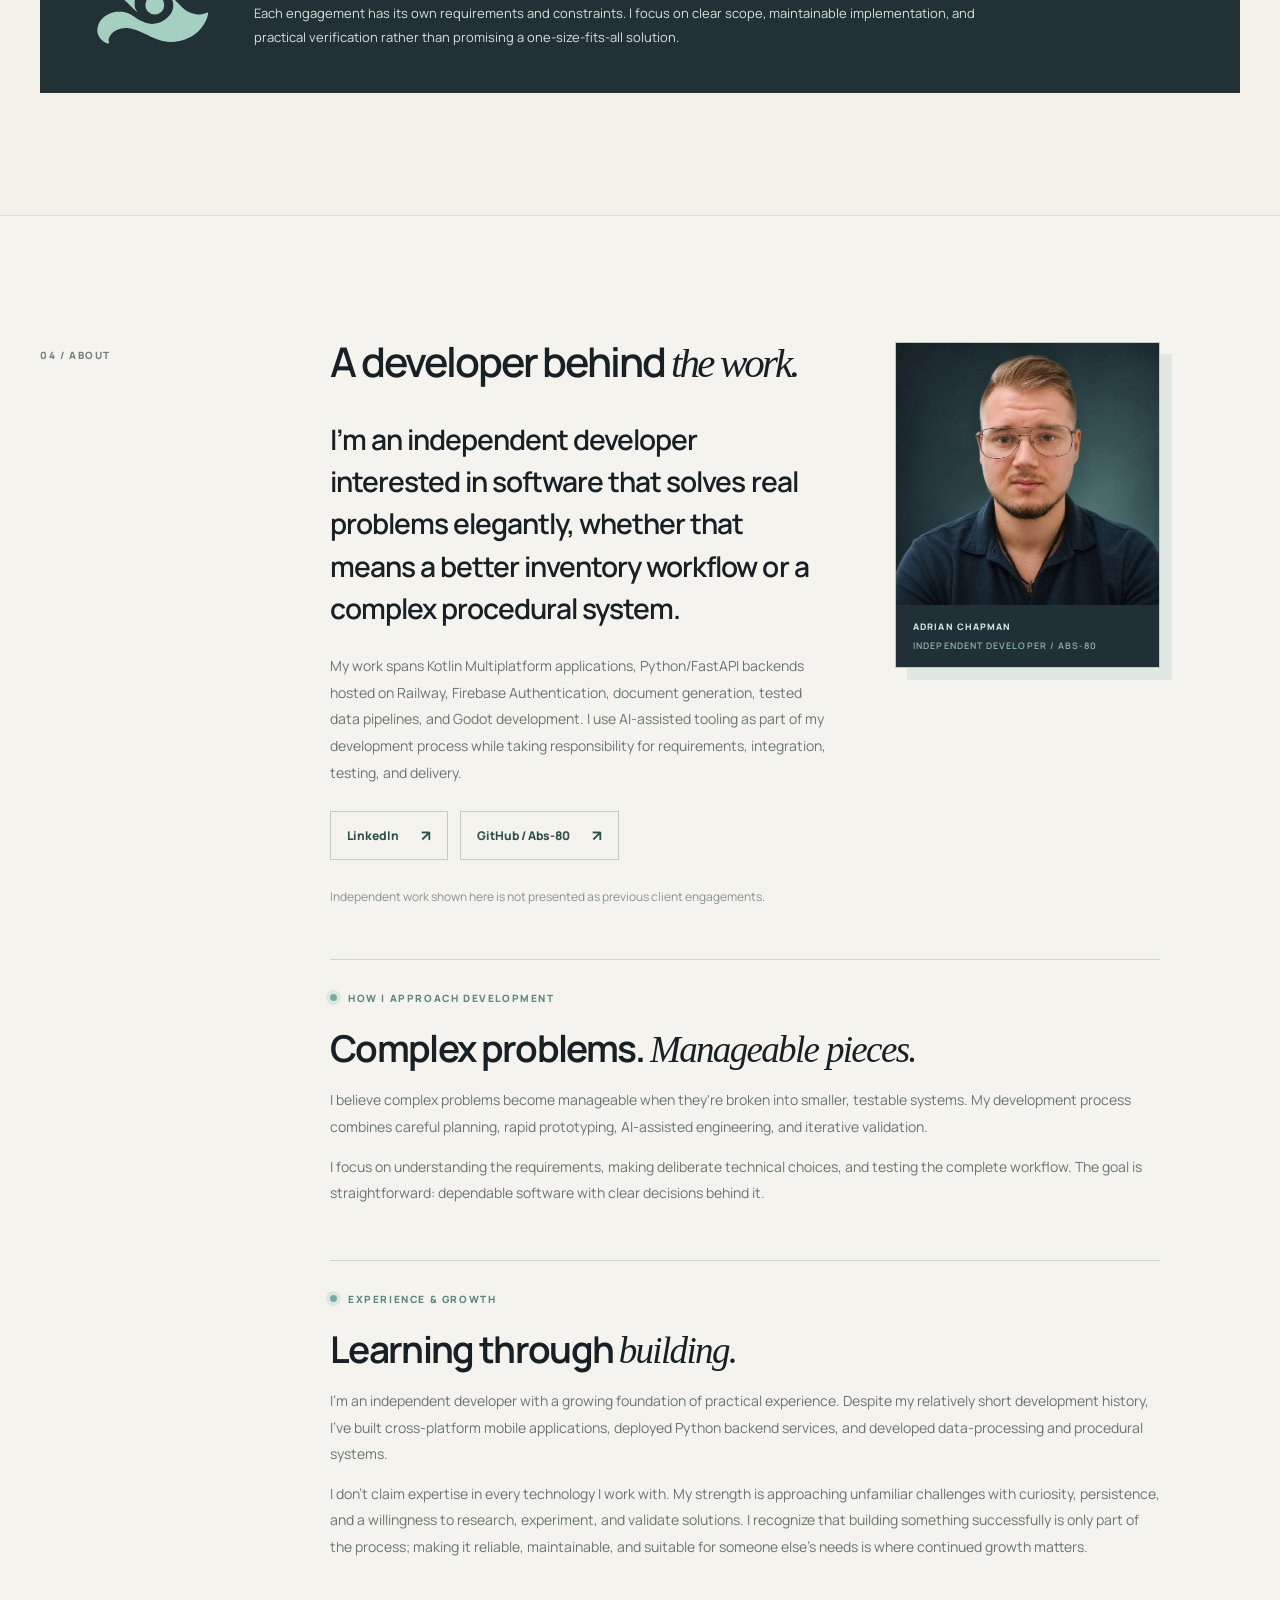
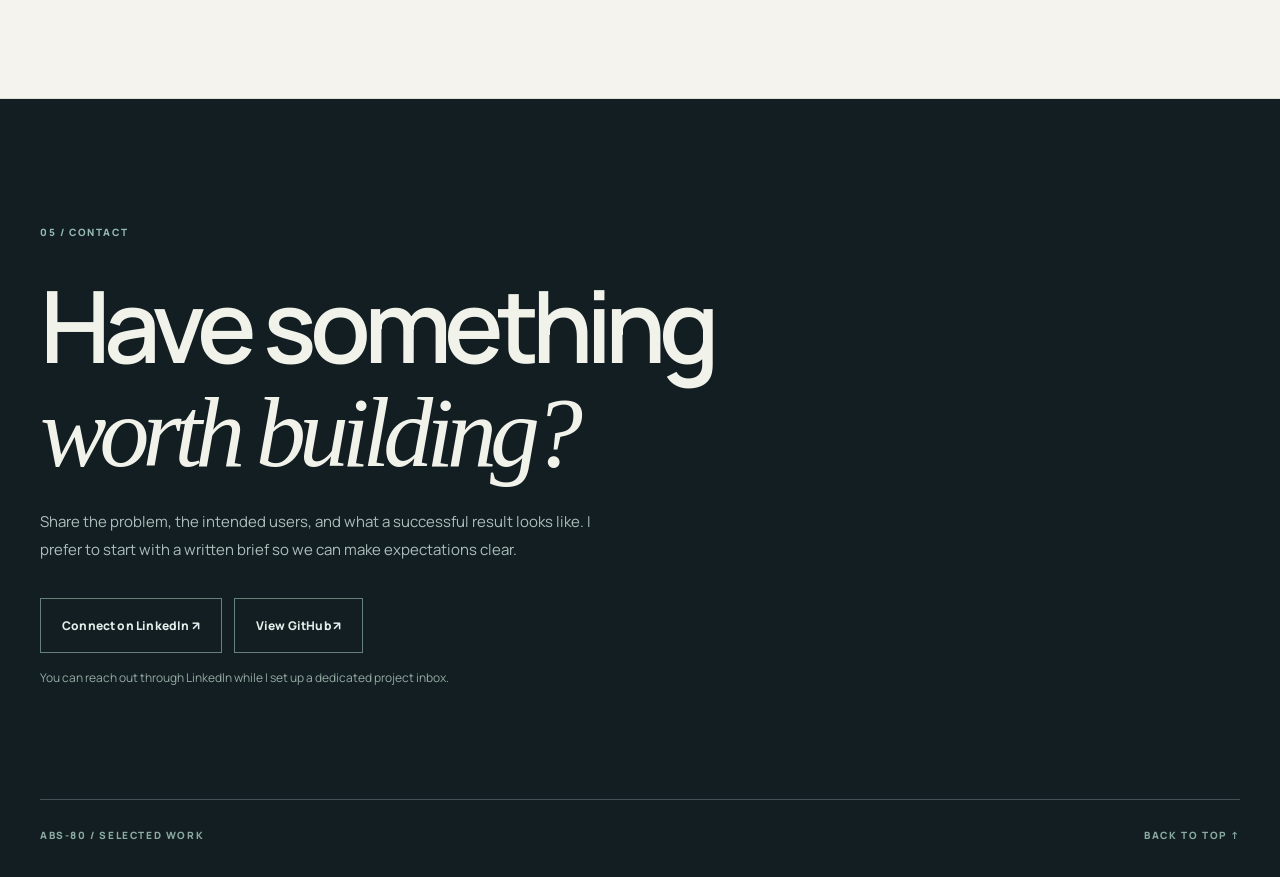
<file: abs80-client-first-index.html>
<!DOCTYPE html>

<html lang="en">
<head>
<meta charset="utf-8"/>
<meta content="width=device-width, initial-scale=1" name="viewport"/>
<meta content="#141d21" name="theme-color"/>
<meta content="Independent development across mobile apps, data systems, and procedural tools. Explore practical software, creative engineering, and the thinking behind each project." name="description"/>
<meta content="website" property="og:type"/>
<meta content="Abs-80 — Software That Makes Sense. Systems That Last." property="og:title"/>
<meta content="Independent development across mobile apps, data systems, and procedural tools. Explore practical software, creative engineering, and the thinking behind each project." property="og:description"/>
<meta content="https://abs-80.github.io/" property="og:url"/>
<meta content="https://abs-80.github.io/assets/social-preview.png" property="og:image"/>
<meta content="1200" property="og:image:width"/>
<meta content="630" property="og:image:height"/>
<meta content="Mint Tide Link emblem and concentric circles on a dark teal grid" property="og:image:alt"/>
<meta content="summary_large_image" name="twitter:card"/>
<meta content="Abs-80 — Software That Makes Sense. Systems That Last." name="twitter:title"/>
<meta content="Independent development across mobile apps, data systems, and procedural tools. Explore practical software, creative engineering, and the thinking behind each project." name="twitter:description"/>
<meta content="https://abs-80.github.io/assets/social-preview.png" name="twitter:image"/>
<link href="https://abs-80.github.io/" rel="canonical"/>
<title>Abs-80 — Software That Makes Sense. Systems That Last.</title>
<link href="assets/tide-link.svg" rel="icon" type="image/svg+xml"/>
<link href="styles.css" rel="stylesheet"/>
</head>
<body>
<a class="skip-link" href="#main">Skip to content</a>
<header class="site-header" id="top">
<div class="nav-shell container">
<a aria-label="Abs-80 — return to top" class="brand" href="#top">
<span aria-hidden="true" class="logo"></span>
<span class="brand-name">Abs-80</span>
</a>
<button aria-controls="primary-nav" aria-expanded="false" aria-label="Toggle navigation" class="menu-toggle" type="button">
<span></span><span></span>
</button>
<nav aria-label="Primary navigation" class="navigation" id="primary-nav">
<a href="#work">Work</a><a href="#services">Services</a><a href="#approach">Approach</a><a href="#about">About</a>
<a class="nav-contact" href="#contact">Get in touch <span aria-hidden="true">↗</span></a>
</nav>
</div>
</header>
<main id="main">
<section aria-labelledby="hero-title" class="hero container">
<div class="hero-left">
<div class="eyebrow"><span aria-hidden="true" class="signal"></span> INDEPENDENT SOFTWARE DEVELOPMENT <span class="hero-index">/ 001</span></div>
<h1 id="hero-title">Software that <em>makes sense.</em><br/>Systems that <em>last.</em></h1>
<p class="hero-description">Custom mobile applications, business tools, and intelligent workflows — thoughtfully designed, carefully engineered, and built around real problems.</p>
<div class="hero-actions">
<a class="button button-primary" href="#work">Explore selected work <span aria-hidden="true">↗</span></a>
<a class="button button-secondary" href="#contact">Discuss a project <span aria-hidden="true">↗</span></a>
</div>
</div>
<div aria-label="Decorative Tide Link emblem" class="hero-art">
<div class="orbit orbit-outer"></div><div class="orbit orbit-inner"></div>
<div class="hero-logo"></div>
<div class="art-caption top-caption">DESIGN / SYSTEMS / DELIVERY</div>
<div class="art-caption bottom-caption">ABS-80 / SELECTED WORK</div>
<span class="art-corner art-corner-tl"></span><span class="art-corner art-corner-br"></span>
</div>
</section>
<div aria-hidden="true" class="ticker-wrap"><div class="container ticker"><span>01 / DISCOVER</span><span>02 / DESIGN</span><span>03 / BUILD</span><span>04 / VALIDATE</span><span>05 / DELIVER</span></div></div>
<section aria-labelledby="work-title" class="section container" id="work">
<div class="section-intro"><div class="section-number">01 / SELECTED WORK</div><div><h2 id="work-title">Built, not just <em>imagined.</em></h2><p>Independent software projects that demonstrate how I approach complex requirements, data, interfaces, and reliability.</p></div></div>
<div class="project-grid">
<article class="project-card feature-card">
<div aria-label="Actual Hobwick application screenshots" class="project-visual visual-hobwick screenshot-stage">
<div class="phone-stack phone-stack-hobwick">
<img alt="Hobwick Rooms page showing rooms for organizing household belongings" class="screen-capture screen-left" decoding="async" height="1536" loading="lazy" src="assets/hobwick-rooms.webp" width="716"/>
<img alt="Hobwick home screen with add belongings and rooms" class="screen-capture screen-middle" decoding="async" height="1536" loading="lazy" src="assets/hobwick-home.webp" width="716"/>
<img alt="Hobwick insurance reports and claim list features" class="screen-capture screen-right" decoding="async" height="1536" loading="lazy" src="assets/hobwick-reports.webp" width="716"/>
</div>
<div class="showcase-nameplate"><strong>HOBWICK</strong><span>DESIGNED FOR CANADA · INCLUDING QUÉBEC</span></div>
<div class="showcase-footnote">ACTUAL APP SCREENSHOTS / ANDROID PREVIEW</div>
<img alt="Hobwick app icon: a small house with a creature peeking out" class="project-logo-chip" decoding="async" height="72" loading="lazy" src="assets/hobwick-app-icon.webp" width="72"/></div>
<div class="project-content"><div class="project-topline"><span>01 / MOBILE APPLICATION</span><span class="status">iOS beta · Android preview</span></div>
<h3>Hobwick</h3><p>A home inventory and insurance-documentation app built for Canadian households, including Québec. Organize belongings, preserve records, and prepare for potential claims.</p>
<div class="chips"><span>Kotlin Multiplatform</span><span>Firebase Auth</span><span>English / français</span><span>PDF reports &amp; backups</span></div>
<button aria-haspopup="dialog" class="case-study-trigger" data-case-dialog="case-hobwick" type="button">Explore case study <span aria-hidden="true">↗</span></button>
</div>
</article>
<article class="project-card">
<div aria-label="Actual Loot Goblin application screenshots" class="project-visual visual-loot screenshot-stage">
<div class="phone-stack phone-stack-loot">
<img alt="Loot Goblin settings controlling auto-save and seller advice" class="screen-capture screen-loot-left" decoding="async" height="1536" loading="lazy" src="assets/loot-settings.webp" width="716"/>
<img alt="Loot Goblin photo appraisal screen with camera and gallery actions" class="screen-capture screen-loot-main" decoding="async" height="1536" loading="lazy" src="assets/loot-appraise.webp" width="716"/>
</div>
<div class="showcase-footnote">ACTUAL APP SCREENSHOTS / ANDROID PREVIEW</div>
<img alt="Loot Goblin app icon: a white goblin carrying a sack of valuables on a green background" class="project-logo-chip" decoding="async" height="72" loading="lazy" src="assets/loot-goblin-app-icon.webp" width="72"/>
</div>
<div class="project-content"><div class="project-topline"><span>02 / INTELLIGENT WORKFLOW</span><span class="status">In development</span></div>
<h3>Loot Goblin</h3><p>Photo-based secondhand item identification and AI-assisted valuation, using comparable market data and configurable listing tools.</p>
<div class="chips"><span>Kotlin Multiplatform</span><span>Python / FastAPI</span><span>AI workflows</span></div>
<button aria-haspopup="dialog" class="case-study-trigger" data-case-dialog="case-loot-goblin" type="button">Explore case study <span aria-hidden="true">↗</span></button><a class="project-external" href="https://www.lootgoblin.tech/" rel="noopener noreferrer" target="_blank">Visit Loot Goblin website <span aria-hidden="true">↗</span></a>
</div>
</article>
<article class="project-card">
<div aria-label="Actual Godot creature editor and voxel world screenshots" class="project-visual visual-voxel game-shot-stage">
<div class="game-preview-shell">
<img alt="Procedural voxel humanoid with configurable appearance and animation controls in the creature editor" class="game-preview-main" decoding="async" height="800" loading="lazy" src="assets/creatures-blacksmith.webp" width="1280"/>
<img alt="Giant white voxel creature in a forest pool with a player character nearby" class="game-preview-secondary" decoding="async" height="360" loading="lazy" src="assets/creatures-giant-pool.webp" width="640"/>
</div>
<div class="game-showcase-label">CREATURE EDITOR <span aria-hidden="true">/</span> WORLD PROTOTYPE</div>
<div class="showcase-footnote">ACTUAL GODOT 4 DEVELOPMENT CAPTURES</div>
</div>
<div class="project-content"><div class="project-topline"><span>03 / PROCEDURAL SYSTEMS</span><span class="status">Prototype</span></div>
<h3>Procedural Creatures</h3><p>Procedural voxel creatures, configurable body parts and motion systems, built alongside a playable 3D sandbox world in Godot 4.</p>
<div class="chips"><span>Godot 4</span><span>Creature editor</span><span>Procedural animation</span></div>
<button aria-haspopup="dialog" class="case-study-trigger" data-case-dialog="case-procedural-creatures" type="button">Explore case study <span aria-hidden="true">↗</span></button>
</div>
</article>

<article class="project-card feature-card data-intake-card">
  <div aria-label="Actual Data Intake Suite interface captures" class="project-visual visual-data-intake">
    <div class="data-preview-shell">
      <img class="data-preview-main" alt="Loot Goblin Data Intake Suite dashboard showing processed records and quality metrics" src="assets/data-intake-dashboard.webp" width="800" height="500" loading="lazy" decoding="async"/>
      <img class="data-preview-side" alt="Data Intake Suite Record Inspector with statistical price outlier reasoning" src="assets/data-intake-inspector.webp" width="800" height="500" loading="lazy" decoding="async"/>
    </div>
    <div class="data-preview-label">DATA INTAKE <span>/</span> QUALITY REVIEW</div>
    <div class="showcase-footnote">ACTUAL INTERNAL TOOL · PYTHON / STREAMLIT / SQLITE</div>
  </div>
  <div class="project-content">
    <div class="project-topline"><span>04 / DATA ENGINEERING</span><span class="status">Internal tool · Active development</span></div>
    <h3>Data Intake Suite</h3>
    <p>Built for Loot Goblin: a local pipeline that turns messy Canadian surplus auction exports into structured, reviewable resale comparables—with deduplication, provenance, optional AI classification, and human-in-the-loop controls.</p>
    <div class="data-card-metrics" aria-label="Verified project metrics"><div><strong>272,101</strong><span>normalized records</span></div><div><strong>19,073</strong><span>duplicates skipped</span></div><div><strong>298</strong><span>passing tests</span></div></div>
    <div class="chips"><span>Python / SQLite</span><span>Streamlit</span><span>ETL &amp; review</span></div>
    <button class="case-study-trigger" data-case-dialog="case-data-intake" type="button" aria-haspopup="dialog">Explore case study <span aria-hidden="true">↗</span></button>
  </div>
</article>
</div>
<dialog aria-describedby="case-desc-hobwick" aria-labelledby="case-title-hobwick" class="case-modal" id="case-hobwick">
<div class="case-modal-inner">
<div class="case-modal-top"><span>01 / MOBILE APPLICATION / CASE STUDY</span><button aria-label="Close Hobwick case study" class="case-modal-close" type="button">✕</button></div>
<div class="case-identity">
<div class="case-identity-text"><h2 id="case-title-hobwick">Hobwick</h2>
<p class="case-modal-subtitle" id="case-desc-hobwick">Kotlin Multiplatform · Canadian home inventory · iOS beta</p></div>
<img class="case-app-icon" src="assets/hobwick-app-icon.webp" width="96" height="96" decoding="async" alt="Hobwick app icon showing a small creature peeking from a house"/>
</div>
<div aria-label="Project screenshots" class="case-gallery"><figure><a aria-label="Open full-size screenshot: Home &amp; capture" href="assets/hobwick-home.webp" rel="noopener noreferrer" target="_blank"><img alt="Hobwick home page showing add belongings, room organization, and item review" decoding="async" height="1536" loading="lazy" src="assets/hobwick-home.webp" width="716"/></a><figcaption>Home &amp; capture <span aria-hidden="true">↗</span></figcaption></figure><figure><a aria-label="Open full-size screenshot: Reports &amp; claim tools" href="assets/hobwick-reports.webp" rel="noopener noreferrer" target="_blank"><img alt="Hobwick reports page with claim list, insurance report and signed report" decoding="async" height="1536" loading="lazy" src="assets/hobwick-reports.webp" width="716"/></a><figcaption>Reports &amp; claim tools <span aria-hidden="true">↗</span></figcaption></figure><figure><a aria-label="Open full-size screenshot: Room organization" href="assets/hobwick-rooms.webp" rel="noopener noreferrer" target="_blank"><img alt="Hobwick room directory and item counts" decoding="async" height="1536" loading="lazy" src="assets/hobwick-rooms.webp" width="716"/></a><figcaption>Room organization <span aria-hidden="true">↗</span></figcaption></figure><figure><a aria-label="Open full-size screenshot: Broker &amp; backup tools" href="assets/hobwick-broker.webp" rel="noopener noreferrer" target="_blank"><img alt="Hobwick insurance broker tools and export everything option" decoding="async" height="1536" loading="lazy" src="assets/hobwick-broker.webp" width="716"/></a><figcaption>Broker &amp; backup tools <span aria-hidden="true">↗</span></figcaption></figure></div><div class="case-modal-sections">
<section><h3>The challenge</h3><p>Help Canadian households—including residents of Québec—document their belongings before theft, fire, flooding, or another loss, without confusing inventory values with insurance coverage.</p></section>
<section><h3>The solution</h3><p>Room-by-room organization, whole-room and item photo capture, receipt intake, backup and restore, exports, and claim-oriented PDF reports. The interface supports English and French.</p></section>
<section><h3>Engineering focus</h3><p>Localization for Canadian and Québec users, recoverable and portable records, configurable currency display, valuation disclaimers, and practical insurer/broker reporting workflows.</p></section>
<section><h3>Technical architecture</h3><p>Built with Kotlin Multiplatform for iOS and Android, supported by a shared Python/FastAPI backend hosted on Railway. Firebase Authentication identity tokens are verified server-side before protected requests. The API manages Gemini-powered item and room analysis without distributing AI credentials inside the app; photos are processed in memory rather than stored by the server.</p></section>
</div><p class="case-disclaimer">Hobwick organizes records; coverage and claim outcomes depend on the individual insurance policy and insurer.</p>
<div class="case-modal-footer"><span>INDEPENDENT PROJECT · HOBWICK</span><button class="case-modal-close case-modal-done" type="button">Close case study <span aria-hidden="true">↗</span></button></div>
</div>
</dialog>
<dialog aria-describedby="case-desc-loot-goblin" aria-labelledby="case-title-loot-goblin" class="case-modal" id="case-loot-goblin">
<div class="case-modal-inner">
<div class="case-modal-top"><span>02 / INTELLIGENT WORKFLOW / CASE STUDY</span><button aria-label="Close Loot Goblin case study" class="case-modal-close" type="button">✕</button></div>
<div class="case-identity">
<div class="case-identity-text"><h2 id="case-title-loot-goblin">Loot Goblin</h2>
<p class="case-modal-subtitle" id="case-desc-loot-goblin">Kotlin Multiplatform · AI-assisted appraisal · In development</p></div>
<img class="case-app-icon" src="assets/loot-goblin-app-icon.webp" width="96" height="96" decoding="async" alt="Loot Goblin app icon showing a white goblin with a sack of valuables"/>
</div>
<div aria-label="Project screenshots" class="case-gallery"><figure><a aria-label="Open full-size screenshot: Photo appraisal" href="assets/loot-appraise.webp" rel="noopener noreferrer" target="_blank"><img alt="Loot Goblin appraisal home page with photo and gallery capture actions" decoding="async" height="1536" loading="lazy" src="assets/loot-appraise.webp" width="716"/></a><figcaption>Photo appraisal <span aria-hidden="true">↗</span></figcaption></figure><figure><a aria-label="Open full-size screenshot: Output settings" href="assets/loot-settings.webp" rel="noopener noreferrer" target="_blank"><img alt="Loot Goblin settings for history, selling tips, and writing preferences" decoding="async" height="1536" loading="lazy" src="assets/loot-settings.webp" width="716"/></a><figcaption>Output settings <span aria-hidden="true">↗</span></figcaption></figure><figure><a aria-label="Open full-size screenshot: Analysis preferences" href="assets/loot-preferences.webp" rel="noopener noreferrer" target="_blank"><img alt="Loot Goblin condition, category, and item identification controls" decoding="async" height="1536" loading="lazy" src="assets/loot-preferences.webp" width="716"/></a><figcaption>Analysis preferences <span aria-hidden="true">↗</span></figcaption></figure></div><div class="case-modal-sections">
<section><h3>The challenge</h3><p>Make identification and pricing of secondhand items more approachable, particularly when a seller has limited product knowledge.</p></section>
<section><h3>The solution</h3><p>Photo-based item recognition, user-configurable condition and category settings, indicative valuation ranges, appraisal history, and optional listing-description and seller-tip generation.</p></section>
<section><h3>Engineering focus</h3><p>Integrating comparable market data, handling noisy or uncertain item descriptions, tracking source provenance, and separating supporting evidence from estimated prices.</p></section>
<section><h3>Technical architecture</h3><p>Built with Kotlin Multiplatform and a shared Python/FastAPI API hosted on Railway. Firebase Authentication tokens are verified on the server, where request limits and usage controls help protect paid Gemini integrations. A separate Python Data Intake Suite prepares and reviews historical sales comparables; syncing its latest pricing logic into the mobile backend remains in progress.</p></section>
</div><p class="modal-project-link"><a href="https://www.lootgoblin.tech/" rel="noopener noreferrer" target="_blank">Explore the Loot Goblin project website <span aria-hidden="true">↗</span></a></p>
<div class="case-modal-footer"><span>INDEPENDENT PROJECT · LOOT GOBLIN</span><button class="case-modal-close case-modal-done" type="button">Close case study <span aria-hidden="true">↗</span></button></div>
</div>
</dialog>
<dialog aria-describedby="case-desc-procedural-creatures" aria-labelledby="case-title-procedural-creatures" class="case-modal" id="case-procedural-creatures">
<div class="case-modal-inner">
<div class="case-modal-top"><span>03 / PROCEDURAL SYSTEMS / CASE STUDY</span><button aria-label="Close Procedural Creatures case study" class="case-modal-close" type="button">✕</button></div>
<h2 id="case-title-procedural-creatures">Procedural Creatures</h2>
<p class="case-modal-subtitle" id="case-desc-procedural-creatures">Godot 4 · Creature editor · Voxel sandbox prototype</p>
<div aria-label="Procedural creature editor and world screenshots" class="case-gallery game-gallery"><figure><a aria-label="Open full-size screenshot: Humanoid creature editor" href="assets/creatures-blacksmith.webp" rel="noopener noreferrer" target="_blank"><img alt="Configurable blacksmith creature with body parts, costume options and animation controls" decoding="async" height="800" loading="lazy" src="assets/creatures-blacksmith.webp" width="1280"/></a><figcaption>Humanoid creature editor  <span aria-hidden="true">↗</span></figcaption></figure><figure><a aria-label="Open full-size screenshot: Non-humanoid form" href="assets/creatures-octo.webp" rel="noopener noreferrer" target="_blank"><img alt="Octopus-like lavender voxel creature configured in the editor" decoding="async" height="800" loading="lazy" src="assets/creatures-octo.webp" width="1280"/></a><figcaption>Non-humanoid form  <span aria-hidden="true">↗</span></figcaption></figure><figure><a aria-label="Open full-size screenshot: Character variation" href="assets/creatures-alchemist.webp" rel="noopener noreferrer" target="_blank"><img alt="Alchemist-like voxel character with configurable colors, outfit and animation" decoding="async" height="800" loading="lazy" src="assets/creatures-alchemist.webp" width="1280"/></a><figcaption>Character variation  <span aria-hidden="true">↗</span></figcaption></figure><figure><a aria-label="Open full-size screenshot: Playable sandbox" href="assets/creatures-farming.webp" rel="noopener noreferrer" target="_blank"><img alt="Voxel world with farm plots, tools, terrain and player character" decoding="async" height="800" loading="lazy" src="assets/creatures-farming.webp" width="1280"/></a><figcaption>Playable sandbox  <span aria-hidden="true">↗</span></figcaption></figure><figure><a aria-label="Open full-size screenshot: Large-scale creature" href="assets/creatures-giant-pool.webp" rel="noopener noreferrer" target="_blank"><img alt="A giant white voxel creature emerging from a landscaped pool in the sandbox world" decoding="async" height="360" loading="lazy" src="assets/creatures-giant-pool.webp" width="640"/></a><figcaption>Large-scale creature  <span aria-hidden="true">↗</span></figcaption></figure><figure><a aria-label="Open full-size screenshot: Environment overview" href="assets/creatures-aerial.webp" rel="noopener noreferrer" target="_blank"><img alt="Aerial view of a pool surrounded by voxel trees and terrain" decoding="async" height="250" loading="lazy" src="assets/creatures-aerial.webp" width="400"/></a><figcaption>Environment overview  <span aria-hidden="true">↗</span></figcaption></figure><figure><a aria-label="Open full-size screenshot: Terrain &amp; water" href="assets/creatures-waterfall.webp" rel="noopener noreferrer" target="_blank"><img alt="Voxel landscape with a waterfall, vegetation and a player character" decoding="async" height="360" loading="lazy" src="assets/creatures-waterfall.webp" width="640"/></a><figcaption>Terrain &amp; water  <span aria-hidden="true">↗</span></figcaption></figure></div><div class="case-modal-sections">
<section><h3>The challenge</h3><p>Create diverse animated voxel creatures without individually modeling and animating every possible body configuration, while integrating them into a larger 3D sandbox world.</p></section>
<section><h3>The solution</h3><p>Build a configurable creature editor with selectable body parts, appearance options and animation previews. Humanoid forms use a reference animation library; other morphologies use procedural locomotion rules. A separate playable sandbox prototype explores voxel terrain, water and basic world interactions.</p></section>
<section><h3>Engineering focus</h3><p>Morphology-dependent gait timing, animation retargeting, cube-part joint chains, procedural terrain systems, and practical iteration tools for testing character configurations.</p></section>
</div>
<div class="case-modal-footer"><span>INDEPENDENT PROJECT · PROCEDURAL CREATURES</span><button class="case-modal-close case-modal-done" type="button">Close case study <span aria-hidden="true">↗</span></button></div>
</div>
</dialog>

<dialog class="case-modal" id="case-data-intake" aria-labelledby="case-title-data-intake" aria-describedby="case-desc-data-intake">
 <div class="case-modal-inner">
  <div class="case-modal-top"><span>04 / DATA ENGINEERING / CASE STUDY</span><button type="button" class="case-modal-close" aria-label="Close Data Intake Suite case study">✕</button></div>
  <h2 id="case-title-data-intake">Loot Goblin — Data Intake Suite</h2>
  <p class="case-modal-subtitle" id="case-desc-data-intake">Historical sales data ingestion · Python · SQLite · Streamlit</p>
  <p class="data-case-intro">An independent, single-user data engineering tool developed to turn public surplus auction exports into clean, traceable and reviewable records for downstream resale-pricing research.</p>
  <div class="data-stat-grid" aria-label="Audit-confirmed project statistics">
    <div><strong>272,101</strong><span>normalized auction records</span></div>
    <div><strong>19,073</strong><span>duplicate rows prevented</span></div>
    <div><strong>65,599</strong><span>AI-classified records</span></div>
    <div><strong>298</strong><span>automated tests passed</span></div>
  </div>
  <p class="data-stat-note">Counts are from the local database and November 13, 2026 read-only audit. Records span 2015–2025. The suite is an internal tool, not a hosted multi-user service.</p>
  <div aria-label="Data intake tool screenshots" class="case-gallery data-gallery"><figure><a href="assets/data-intake-dashboard.webp" target="_blank" rel="noopener noreferrer" aria-label="Open larger image: Dashboard and quality funnel"><img src="assets/data-intake-dashboard.webp" width="800" height="500" loading="lazy" decoding="async" alt="Dashboard of imported auction records, suitability tiers, duplicate counts and flagged outliers"/></a><figcaption>Dashboard and quality funnel <span aria-hidden="true">↗</span></figcaption></figure>
<figure><a href="assets/data-intake-csv.webp" target="_blank" rel="noopener noreferrer" aria-label="Open larger image: CSV source selection"><img src="assets/data-intake-csv.webp" width="800" height="500" loading="lazy" decoding="async" alt="CSV ingestion screen showing file inspection and source selection"/></a><figcaption>CSV source selection <span aria-hidden="true">↗</span></figcaption></figure>
<figure><a href="assets/data-intake-browser.webp" target="_blank" rel="noopener noreferrer" aria-label="Open larger image: Search and filter records"><img src="assets/data-intake-browser.webp" width="800" height="500" loading="lazy" decoding="async" alt="Record browser with category, suitability, lot type and price filters"/></a><figcaption>Search and filter records <span aria-hidden="true">↗</span></figcaption></figure>
<figure><a href="assets/data-intake-inspector.webp" target="_blank" rel="noopener noreferrer" aria-label="Open larger image: Explainable record review"><img src="assets/data-intake-inspector.webp" width="800" height="500" loading="lazy" decoding="async" alt="Record inspector showing a statistical outlier warning and approval actions"/></a><figcaption>Explainable record review <span aria-hidden="true">↗</span></figcaption></figure>
<figure><a href="assets/data-intake-ai.webp" target="_blank" rel="noopener noreferrer" aria-label="Open larger image: Capped AI enrichment"><img src="assets/data-intake-ai.webp" width="800" height="500" loading="lazy" decoding="async" alt="AI enrichment screen with maximum records and call-budget controls"/></a><figcaption>Capped AI enrichment <span aria-hidden="true">↗</span></figcaption></figure>
<figure><a href="assets/data-intake-export.webp" target="_blank" rel="noopener noreferrer" aria-label="Open larger image: Licence-aware export preview"><img src="assets/data-intake-export.webp" width="800" height="500" loading="lazy" decoding="async" alt="Export preview with selectable comparable-suitability tiers and CSV output"/></a><figcaption>Licence-aware export preview <span aria-hidden="true">↗</span></figcaption></figure>
<figure><a href="assets/data-intake-charts.webp" target="_blank" rel="noopener noreferrer" aria-label="Open larger image: Suitability distribution"><img src="assets/data-intake-charts.webp" width="800" height="500" loading="lazy" decoding="async" alt="Charts showing data-suitability distribution and top categories"/></a><figcaption>Suitability distribution <span aria-hidden="true">↗</span></figcaption></figure></div>
  <div class="data-flow" aria-label="Processing workflow"><span>CSV sources</span><b aria-hidden="true">→</b><span>Scrub + fingerprint</span><b aria-hidden="true">→</b><span>Normalize + classify</span><b aria-hidden="true">→</b><span>Human review</span><b aria-hidden="true">→</b><span>Licence-aware export</span></div>
  <div class="case-modal-sections data-case-sections">
    <section><h3>The challenge</h3><p>Years of public auction records contained inconsistent bilingual item descriptions, mixed lots, unusual sale prices and overlapping exports. Raw prices were unsuitable for direct use as comparable sales.</p></section>
    <section><h3>The solution</h3><p>A streaming import pipeline checks source layout, removes selected contact fields, fingerprints rows for safe re-import, and creates normalized records with category, quantity, lot-type and suitability classifications.</p></section>
    <section><h3>Quality controls</h3><p>Category-based statistical outlier flags, a record inspector, grouped approvals and preserved human decisions help keep questionable sales out of high-confidence pricing datasets. An optional cached Gemini classifier uses schema and call-budget constraints.</p></section>
    <section><h3>Engineering evidence</h3><p>Audit-reported results include 29 completed batches, 19,073 duplicate rows skipped, 30,650 price outliers flagged and 298 passing automated tests. Prices and sources retain provenance information, including licence metadata.</p></section>
    <section><h3>Current limitations</h3><p>The system operates locally on one machine. General-purpose spreadsheet ingestion, automatic backend synchronization, comprehensive privacy scrubbing for free-text comments, and production deployment hardening remain outside the verified scope. Historical backtest results are documented separately and were not rerun during the latest audit.</p></section>
  </div>
  <p class="case-disclaimer">Data source: GCSurplus / Government of Canada. Contains information licensed under the Open Government Licence – Canada. Screenshots are from an internal development interface; private datasets and source code are not published.</p>
  <div class="case-modal-footer"><span>INDEPENDENT PROJECT · LOOT GOBLIN INFRASTRUCTURE</span><button type="button" class="case-modal-close case-modal-done">Close case study <span aria-hidden="true">↗</span></button></div>
 </div>
</dialog>
</section>
<section aria-labelledby="services-title" class="section section-light" id="services"><div class="container"><div class="section-intro"><div class="section-number">02 / WHAT I BUILD</div><div><h2 id="services-title">Useful software, <em>built around you.</em></h2><p>Focused capabilities for teams and businesses that need a dependable application, not an oversized engineering engagement.</p></div></div>
<div class="service-grid">
<article><span class="service-count">01</span><div class="service-icon">⌘</div><h3>Mobile applications</h3><p>Purpose-built iOS and Android experiences using Kotlin Multiplatform, supported by Python APIs when the project needs a backend.</p></article>
<article><span class="service-count">02</span><div class="service-icon">◇</div><h3>Business systems</h3><p>Inventory tools, structured data, dashboards, custom forms, and administrative workflows.</p></article>
<article><span class="service-count">03</span><div class="service-icon">✳</div><h3>Intelligent workflows</h3><p>AI-assisted document processing, classification, extraction, and API-driven automation.</p></article>
<article><span class="service-count">04</span><div class="service-icon">▤</div><h3>Documents &amp; reporting</h3><p>PDF generation, imports, exports, automated reports, and portable data handoffs.</p></article>
</div></div>
</section>
<section aria-labelledby="approach-title" class="section container" id="approach"><div class="section-intro"><div class="section-number">03 / HOW I WORK</div><div><h2 id="approach-title">A clear path from <em>problem to product.</em></h2><p>Clear requirements, thoughtful technical decisions, and meaningful tests. The objective is software you can understand, operate, and maintain.</p></div></div>
<div class="process-grid"><article><span>01 / DEFINE</span><h3>Start with the problem</h3><p>Document requirements, users, constraints, examples, and what “finished” means before committing to delivery.</p></article><article><span>02 / DESIGN</span><h3>Design for the project</h3><p>Choose suitable tools and architecture for the requirements, then build and integrate the functionality the project needs.</p></article><article><span>03 / BUILD</span><h3>Implement incrementally</h3><p>Deliver testable milestones, keep changes visible, and integrate functionality continuously.</p></article><article><span>04 / VERIFY</span><h3>Prove it works</h3><p>Test core workflows and failure scenarios, document the handoff, and verify acceptance requirements.</p></article></div>
<div class="approach-note"><div class="approach-mark"></div><div><span>THE WORKING PRINCIPLE</span><p>Each engagement has its own requirements and constraints. I focus on clear scope, maintainable implementation, and practical verification rather than promising a one-size-fits-all solution.</p></div></div>
</section>
<section aria-labelledby="about-title" class="section section-about" id="about">
<div class="container about-grid">
<div class="section-number">04 / ABOUT</div>
<div class="about-layout">
<div class="about-copy">
<h2 class="about-heading" id="about-title">A developer behind <em>the work.</em></h2>
<p class="about-lead">I’m an independent developer interested in software that solves real problems elegantly, whether that means a better inventory workflow or a complex procedural system.</p>
<p>My work spans Kotlin Multiplatform applications, Python/FastAPI backends hosted on Railway, Firebase Authentication, document generation, tested data pipelines, and Godot development. I use AI-assisted tooling as part of my development process while taking responsibility for requirements, integration, testing, and delivery.</p>
<div aria-label="Professional profiles" class="about-social-links">
<a href="https://www.linkedin.com/in/adrian-chapman-b553a0123/" rel="noopener noreferrer" target="_blank">LinkedIn <span aria-hidden="true">↗</span></a>
<a href="https://github.com/Abs-80" rel="noopener noreferrer" target="_blank">GitHub / Abs-80 <span aria-hidden="true">↗</span></a>
</div>
<p class="aside">Independent work shown here is not presented as previous client engagements.</p>
</div>
<figure class="about-portrait">
<img alt="Portrait of Adrian Chapman, independent software developer" decoding="async" height="1254" loading="lazy" src="assets/adrian-portrait.webp" width="1254"/>
<figcaption><span>ADRIAN CHAPMAN</span><span>INDEPENDENT DEVELOPER / ABS-80</span></figcaption>
</figure>
</div>
<aside class="about-philosophy" aria-labelledby="philosophy-title">
  <div class="about-philosophy-kicker"><span class="philosophy-dot" aria-hidden="true"></span> HOW I APPROACH DEVELOPMENT</div>
  <h3 id="philosophy-title">Complex problems. <em>Manageable pieces.</em></h3>
  <p>I believe complex problems become manageable when they're broken into smaller, testable systems. My development process combines careful planning, rapid prototyping, AI-assisted engineering, and iterative validation.</p>
  <p>I focus on understanding the requirements, making deliberate technical choices, and testing the complete workflow. The goal is straightforward: dependable software with clear decisions behind it.</p>
</aside>
<aside class="about-philosophy" aria-labelledby="growth-title">
  <div class="about-philosophy-kicker"><span class="philosophy-dot" aria-hidden="true"></span> EXPERIENCE &amp; GROWTH</div>
  <h3 id="growth-title">Learning through <em>building.</em></h3>
  <p>I'm an independent developer with a growing foundation of practical experience. Despite my relatively short development history, I've built cross-platform mobile applications, deployed Python backend services, and developed data-processing and procedural systems.</p>
  <p>I don't claim expertise in every technology I work with. My strength is approaching unfamiliar challenges with curiosity, persistence, and a willingness to research, experiment, and validate solutions. I recognize that building something successfully is only part of the process; making it reliable, maintainable, and suitable for someone else's needs is where continued growth matters.</p>
</aside>
</div>
</section>
<section class="contact-section" id="contact"><div class="container contact-inner"><div class="section-number">05 / CONTACT</div><h2>Have something<br/><em>worth building?</em></h2><p>Share the problem, the intended users, and what a successful result looks like. I prefer to start with a written brief so we can make expectations clear.</p><div class="contact-action" id="contact-action"><span class="contact-placeholder">Contact details will appear here once configured.</span></div><div class="contact-footer"><span>ABS-80 / SELECTED WORK</span><a href="#top">BACK TO TOP ↑</a></div></div></section>
</main>
<script src="config.js"></script><script>if (window.PORTFOLIO_CONFIG) window.PORTFOLIO_CONFIG.pageTitle = "Abs-80 — Software That Makes Sense. Systems That Last.";</script><script src="script.js"></script>
</body>
</html>
</file>
<file: styles.css>
@import url('https://fonts.googleapis.com/css2?family=DM+Sans:wght@400;500;600;700&family=Manrope:wght@400;500;600;700;800&display=swap');
:root{--ink:#172125;--muted:#677274;--paper:#f4f1e9;--white:#fffdf8;--teal:#a4d3c8;--line:#d9d9d1;--dark:#141e22;--dark2:#202e32;--serif:Georgia,'Times New Roman',serif;--sans:'Manrope','DM Sans',system-ui,sans-serif}
*{box-sizing:border-box}html{scroll-behavior:smooth;scroll-padding-top:90px}body{margin:0;color:var(--ink);background:var(--paper);font-family:var(--sans);-webkit-font-smoothing:antialiased}a{color:inherit;text-decoration:none}button{font:inherit}p{line-height:1.7}::selection{background:#b0ded3;color:#152227}.container{width:min(1200px,calc(100% - 80px));margin-inline:auto}.skip-link{position:absolute;left:-9999px}.skip-link:focus{left:1rem;top:1rem;z-index:1000;padding:1rem;background:white}.site-header{position:sticky;top:0;z-index:25;background:rgba(20,30,34,.98);border-bottom:1px solid rgba(255,255,255,.09);color:#f1efe9}.nav-shell{height:84px;display:flex;align-items:center;justify-content:space-between;gap:30px}.brand{display:flex;align-items:center;gap:14px;font-size:13px;font-weight:800;letter-spacing:.015em;min-width:0}.brand-name span{font-weight:500;opacity:.78}.logo{width:51px;height:38px;flex:none;background:#b5dcd2;mask:url('assets/tide-link.svg') center/contain no-repeat;-webkit-mask:url('assets/tide-link.svg') center/contain no-repeat}.navigation{display:flex;align-items:center;gap:29px;font-size:12px;font-weight:700;letter-spacing:.03em}.navigation a{opacity:.85;transition:opacity .2s}.navigation a:hover,.navigation a:focus-visible{opacity:1;color:#a8dbce}.navigation .nav-contact{border:1px solid #5a6a6c;border-radius:2px;padding:11px 16px;opacity:1}.nav-contact span{margin-left:13px}.menu-toggle{display:none}.hero{min-height:730px;display:grid;grid-template-columns:1.28fr .72fr;align-items:stretch;gap:48px;padding-top:84px;padding-bottom:88px}.hero-left{display:flex;flex-direction:column;justify-content:center;padding-bottom:20px}.eyebrow,.section-number,.project-topline,.art-caption,.visual-disclaimer,.contact-footer,.ticker,.approach-note span,.process-grid article>span,.service-count{font-size:10px;letter-spacing:.16em;font-weight:800}.eyebrow{display:flex;align-items:center;gap:13px;color:#506765}.signal{width:7px;height:7px;border-radius:100%;background:#6ca99c;box-shadow:0 0 0 4px rgba(108,169,156,.13)}.hero-index{color:#a5aeaa;margin-left:30px}h1,h2,h3,p{margin-top:0}h1{font-size:clamp(53px,5.6vw,88px);line-height:1.075;letter-spacing:-.065em;font-weight:600;margin:35px 0 28px}h1 em,h2 em,.contact-section h2 em{font-family:var(--serif);font-weight:400;letter-spacing:-.07em}.hero-description{font-size:16px;max-width:580px;color:#576567;line-height:1.85;margin-bottom:37px}.hero-actions{display:flex;flex-wrap:wrap;gap:12px}.button{display:inline-flex;justify-content:center;align-items:center;gap:35px;font-size:12px;font-weight:800;letter-spacing:.015em;padding:17px 21px;border:1px solid transparent;transition:transform .2s,background .2s}.button:hover{transform:translateY(-2px)}.button-primary{background:var(--ink);color:white}.button-primary:hover{background:#2f514e}.button-secondary{background:transparent;border-color:#b6bfb9}.button-secondary:hover{background:#fffdf9}.hero-art{position:relative;min-height:530px;background:#17252a;overflow:hidden;border:1px solid #29383b;display:flex;align-items:center;justify-content:center}.hero-art:before{content:'';position:absolute;inset:0;background:linear-gradient(150deg,transparent 35%,rgba(162,219,204,.075)),repeating-linear-gradient(0deg,transparent 0 58px,rgba(255,255,255,.04) 59px 60px),repeating-linear-gradient(90deg,transparent 0 58px,rgba(255,255,255,.04) 59px 60px)}.hero-art:after{content:'';position:absolute;width:350px;height:350px;border-radius:50%;background:#88d6c019;filter:blur(80px)}.hero-logo{width:85%;height:55%;background:#c1d8ce;mask:url('assets/tide-link.svg') center/contain no-repeat;-webkit-mask:url('assets/tide-link.svg') center/contain no-repeat;z-index:3;filter:drop-shadow(0 0 20px rgba(255,255,255,.3))}.orbit{border:1px solid rgba(165,209,197,.22);position:absolute;border-radius:100%}.orbit-outer{width:86%;aspect-ratio:1}.orbit-inner{width:65%;aspect-ratio:1}.art-caption{position:absolute;color:#8fa4a3;z-index:4;left:26px}.top-caption{top:24px}.bottom-caption{bottom:25px}.art-corner{position:absolute;width:20px;height:20px;border-color:#79ad9f;opacity:.7;z-index:4}.art-corner-tl{top:62px;left:25px;border-left:1px solid;border-top:1px solid}.art-corner-br{bottom:62px;right:25px;border-right:1px solid;border-bottom:1px solid}.ticker-wrap{background:#dce5df;border-top:1px solid #cedbd4;border-bottom:1px solid #cedbd4}.ticker{display:flex;justify-content:space-between;gap:15px;padding:20px 0;color:#5a6d69}.ticker span:not(:last-child):after{content:'✳';margin-left:30px;color:#92bcb1}.section{padding-block:122px}.section-intro{display:grid;grid-template-columns:260px 1fr;gap:30px;margin-bottom:55px}.section-number{color:#71817b;padding-top:10px}.section-intro h2{font-size:clamp(36px,4.25vw,64px);line-height:1.12;font-weight:600;letter-spacing:-.055em;max-width:750px;margin-bottom:19px}.section-intro p{font-size:14px;color:var(--muted);max-width:620px;line-height:1.85}.project-grid{display:grid;grid-template-columns:1fr 1fr;gap:26px}.project-card{background:#fffdf8;border:1px solid #e0e0d8;min-width:0;overflow:hidden}.feature-card{grid-column:1/-1;display:grid;grid-template-columns:1.12fr 1fr}.project-visual{min-height:390px;position:relative;overflow:hidden;display:flex;align-items:center;justify-content:center}.feature-card .project-visual{min-height:465px}.visual-hobwick{background:radial-gradient(circle at 48% 65%,#4b7870,#1c3c3b 64%,#152b2c)}.mock-phone{width:210px;height:410px;border:7px solid #141a1b;border-radius:28px;background:#f6f5ef;box-shadow:0 30px 65px #0c191b91;transform:rotate(-6deg) translateY(25px);padding:15px;z-index:2;display:flex;flex-direction:column;overflow:hidden}.phone-top{display:flex;align-items:center;justify-content:space-between;font-size:9px;font-weight:800;padding:0 5px}.phone-dot{width:40px;height:9px;background:#131a1d;border-radius:10px}.mock-app-top{display:flex;align-items:center;justify-content:space-between;gap:6px;margin:22px 0 25px;font-size:10px;font-weight:700}.mini-home{background:#dae8e1;padding:7px;border-radius:7px}.mock-room{font-size:18px;font-weight:800}.mock-room small{display:block;font-size:10px;font-weight:500;color:#7b8984;margin-top:5px}.mock-tiles{display:grid;grid-template-columns:1fr 1fr;gap:8px;margin-top:18px}.mock-tiles>div{height:75px;border-radius:8px;background:white;border:1px solid #e4e9e3;padding:10px 7px;font-size:9px;color:#626f69}.mock-tiles span{display:block;font-size:22px;color:#5d9485;margin-bottom:3px}.mock-bottom{display:flex;justify-content:space-between;margin-top:auto;border-top:1px solid #e7e8e2;padding-top:15px;font-size:8px;color:#73857f}.visual-side-note{position:absolute;top:15%;right:7%;color:#b8d1cb;font-size:11px;line-height:2.5;letter-spacing:.15em;font-weight:700}.visual-disclaimer{position:absolute;bottom:14px;left:18px;color:rgba(255,255,255,.58);font-size:8px;z-index:4}.project-content{padding:36px 38px 30px}.feature-card .project-content{display:flex;flex-direction:column;justify-content:center;padding:54px}.project-topline{display:flex;align-items:center;justify-content:space-between;gap:12px;color:#7a8b87;font-size:9px}.status{padding:7px 10px;background:#e8efe9;color:#366c62;white-space:nowrap;letter-spacing:.07em;font-weight:700}.project-content h3{font-size:clamp(28px,3vw,44px);font-weight:650;letter-spacing:-.05em;margin:24px 0 13px}.project-content>p{color:#63716d;font-size:14px;line-height:1.8}.chips{display:flex;flex-wrap:wrap;gap:7px;margin:23px 0}.chips span{font-size:10px;font-weight:700;padding:8px 10px;border:1px solid #d9e0da;color:#65746f}.case-details{border-top:1px solid #e2e5df;margin-top:15px}.case-details summary{cursor:pointer;list-style:none;display:flex;align-items:center;justify-content:space-between;font-size:12px;font-weight:800;padding:21px 0}.case-details summary::-webkit-details-marker{display:none}.case-details summary span{font-size:17px}.case-details[open] summary span{transform:rotate(90deg)}.case-details>div{border-top:1px solid #edf0ea;padding-top:16px}.case-details h4{font-size:12px;margin:13px 0 5px}.case-details p{font-size:12px;color:#66746e;margin-bottom:13px;line-height:1.75}.visual-loot{background:radial-gradient(circle at 15% 25%,#345054,#121f25 75%)}.loot-ui{width:75%;max-width:340px;background:#e6e9df;border-radius:5px;padding:23px;transform:rotate(4deg);box-shadow:0 24px 55px #050e1466}.loot-head{display:flex;justify-content:space-between;font-size:9px;font-weight:800;color:#657670}.loot-card-title{font-weight:800;letter-spacing:-.05em;font-size:26px;line-height:1.16;margin:30px 0 24px;color:#1f2e30}.loot-card-title i{font-family:var(--serif);font-weight:400}.loot-chart{height:95px;display:flex;align-items:flex-end;gap:13px;padding-bottom:9px;border-bottom:1px solid #c7d0c6}.loot-chart div{background:#6e9e91;flex:1;border-radius:2px 2px 0 0}.loot-footer{display:flex;justify-content:space-between;font-size:7px;font-weight:700;letter-spacing:.03em;color:#677e75;margin-top:13px}.visual-voxel{background:radial-gradient(circle at center,#314441,#152323 70%)}.visual-voxel:before{content:'';position:absolute;width:100%;height:100%;background:repeating-linear-gradient(90deg,transparent 0 38px,#ffffff08 39px 40px),repeating-linear-gradient(0deg,transparent 0 38px,#ffffff08 39px 40px)}.voxel-scene{width:275px;height:230px;position:relative;transform:rotate(-5deg)}.voxel{position:absolute;background:#8ab09a;border:7px solid #5e8c7a;box-shadow:inset -15px -15px #6c957d,18px 18px #12211c80}.creature-head{width:88px;height:73px;top:20px;left:48px;z-index:4}.creature-head span{position:absolute;top:26px;width:10px;height:10px;background:#1c3835}.creature-head span:first-child{left:14px}.creature-head span:last-child{right:14px}.creature-body{width:126px;height:86px;top:78px;left:103px;z-index:3;background:#a3b69a}.creature-tail{width:56px;height:37px;top:103px;left:216px;z-index:2;background:#789e7f}.leg{position:absolute;width:25px;height:80px;top:142px;background:#6f9986;box-shadow:inset -8px -10px #476e61}.l1{left:98px}.l2{left:147px}.l3{left:188px}.l4{left:226px}.section-light{background:#e9eee9;border-block:1px solid #dce6df}.service-grid{display:grid;grid-template-columns:repeat(4,1fr);border:1px solid #cbd6cf}.service-grid article{padding:32px 25px 40px;border-right:1px solid #cbd6cf;min-height:290px}.service-grid article:last-child{border-right:none}.service-count{color:#7c928a}.service-icon{font-size:30px;color:#608579;margin-top:32px}.service-grid h3{font-size:17px;letter-spacing:-.025em;margin:24px 0 12px}.service-grid p{font-size:12px;color:#65766f;line-height:1.85}.process-grid{display:grid;grid-template-columns:repeat(4,1fr);gap:25px}.process-grid article{border-top:2px solid #244b46;padding-top:22px}.process-grid article>span{color:#728982}.process-grid h3{font-size:19px;letter-spacing:-.03em;margin:24px 0 12px}.process-grid p{font-size:12px;color:#687873;line-height:1.8}.approach-note{display:grid;grid-template-columns:140px 1fr;gap:32px;align-items:center;background:#213135;color:#d5e2da;padding:36px 42px;margin-top:77px}.approach-mark{height:95px;background:#a5cfc0;mask:url('assets/tide-link.svg') center/contain no-repeat;-webkit-mask:url('assets/tide-link.svg') center/contain no-repeat}.approach-note span{color:#97c2b6}.approach-note p{margin:10px 0 0;font-size:13px;line-height:1.85;max-width:760px}.section-about{background:#f5f3ed;border-block:1px solid #dedfd5}.about-grid{display:grid;grid-template-columns:260px 1fr;gap:30px}.about-grid>div:last-child{max-width:830px}.about-lead{font-size:clamp(24px,2.55vw,35px);line-height:1.5;letter-spacing:-.035em;font-weight:600;margin-bottom:24px}.about-grid p:not(.about-lead){font-size:14px;color:#687671;line-height:1.9}.about-grid p.aside{font-size:12px;color:#87938d;margin-top:22px}.contact-section{background:#131e22;color:#f1f2ea}.contact-inner{padding-block:116px 35px}.contact-section .section-number{color:#94bab1}.contact-section h2{font-size:clamp(52px,7.8vw,112px);letter-spacing:-.07em;line-height:1.03;font-weight:600;margin:35px 0 24px}.contact-section p{color:#acbebb;font-size:15px;max-width:580px;line-height:1.85}.contact-action{margin-top:34px;min-height:64px}.contact-action .button-primary{background:#b3d7ca;color:#152a29}.contact-placeholder{color:#8fa09d;font-size:12px;border:1px dashed #596f6a;padding:15px 19px;display:inline-block}.contact-footer{border-top:1px solid #425155;padding-top:28px;margin-top:110px;display:flex;justify-content:space-between;gap:20px;color:#8baba2}.contact-footer a:hover{color:white}:focus-visible{outline:3px solid #73b6a8;outline-offset:4px}
@media(max-width:1020px){.hero{grid-template-columns:1fr 0.8fr;gap:25px;min-height:660px}.hero-art{min-height:450px}.section-intro,.about-grid{grid-template-columns:180px 1fr}.section{padding-block:85px}.service-grid{grid-template-columns:repeat(2,1fr)}.service-grid article:nth-child(2){border-right:0}.service-grid article:nth-child(-n+2){border-bottom:1px solid #cbd6cf}.process-grid{grid-template-columns:repeat(2,1fr)}.feature-card .project-content{padding:30px}.container{width:min(1200px,calc(100% - 50px))}}
@media(max-width:740px){.container{width:calc(100% - 36px)}.nav-shell{height:68px}.menu-toggle{border:1px solid #5b7572;color:#fff;width:42px;height:38px;display:flex;flex-direction:column;justify-content:center;gap:5px;align-items:center;background:transparent}.menu-toggle span{display:block;width:18px;height:2px;background:currentColor}.navigation{display:none;position:absolute;top:68px;left:0;right:0;background:#1c2b30;border-bottom:1px solid #536a67;padding:20px;align-items:stretch;gap:0;flex-direction:column}.navigation.is-open{display:flex}.navigation a{padding:14px}.navigation .nav-contact{margin-top:9px}.brand{font-size:12px}.logo{width:42px}.hero{grid-template-columns:1fr;min-height:0;padding-top:66px;padding-bottom:55px;gap:35px}.hero-art{min-height:330px}.hero-left{padding-bottom:0}h1{font-size:clamp(48px,11vw,76px)}.hero-index{display:none}.hero-description{font-size:14px}.ticker span:nth-child(2n){display:none}.ticker span:not(:last-child):after{margin-left:10px}.section-intro,.about-grid{grid-template-columns:1fr;gap:19px;margin-bottom:33px}.section-intro h2{font-size:clamp(36px,9vw,54px)}.section{padding-block:68px}.project-grid{grid-template-columns:1fr;gap:18px}.feature-card{display:block;grid-column:auto}.feature-card .project-visual{min-height:380px}.project-visual{min-height:330px}.project-content,.feature-card .project-content{padding:27px}.project-content h3{margin-top:20px}.visual-side-note{font-size:8px;right:3%}.service-grid{grid-template-columns:1fr}.service-grid article{min-height:230px;border-right:0;border-bottom:1px solid #cbd6cf;padding:24px}.service-grid article:last-child{border-bottom:0}.service-grid article:nth-child(2){border-bottom:1px solid #cbd6cf}.service-icon{margin-top:15px}.process-grid{grid-template-columns:1fr 1fr;gap:18px}.approach-note{grid-template-columns:1fr;gap:15px;padding:27px;margin-top:40px}.approach-mark{width:110px;height:70px}.contact-inner{padding-top:75px}.contact-section h2{font-size:clamp(50px,11vw,75px)}.contact-footer{flex-direction:column;margin-top:75px}.visual-disclaimer{font-size:7px}}
@media(max-width:440px){.process-grid{grid-template-columns:1fr}.hero-actions{flex-direction:column;align-items:stretch}.mock-phone{transform:scale(.85) rotate(-6deg) translateY(20px)}.brand-name span{display:none}.ticker{font-size:9px}.hero-art{min-height:280px}}
@media(prefers-reduced-motion:reduce){html{scroll-behavior:auto}*{transition:none!important}}

.contact-section .contact-github{color:#e2eee9;border-color:#66817a}.contact-section .contact-note{font-size:12px;color:#94aaa3;margin-top:14px}

/* v2 — case studies now open in individual accessible dialogs, avoiding uneven grid rows. */
.project-grid {align-items:start}
.case-study-trigger {background:transparent;border:0;border-top:1px solid #e2e5df;width:100%;margin-top:15px;padding:21px 0;display:flex;align-items:center;justify-content:space-between;cursor:pointer;color:var(--ink);font-size:12px;font-weight:800;text-align:left;font-family:var(--sans)}
.case-study-trigger:hover {color:#44786c}
.case-study-trigger span {font-size:17px;transition:transform .2s}
.case-study-trigger:hover span {transform:translate(3px,-3px)}
.case-modal {position:fixed;inset:0;width:min(740px,calc(100% - 30px));max-height:min(86vh,900px);margin:auto;border:1px solid #6a8982;background:#f8f6ef;color:#182629;box-shadow:0 30px 110px rgba(0,0,0,.42);padding:0;overflow-y:auto;overscroll-behavior:contain}
.case-modal::backdrop {background:rgba(11,24,27,.75);backdrop-filter:blur(5px)}
.case-modal-inner {padding:40px 44px 30px}
.case-modal-top,.case-modal-footer {display:flex;align-items:center;justify-content:space-between;gap:18px;font-size:10px;letter-spacing:.15em;font-weight:800;color:#607e76}
.case-modal-close {cursor:pointer;color:inherit;background:transparent;border:1px solid #a6b8b1;width:35px;height:35px;font-size:16px;display:grid;place-items:center;flex:none}
.case-modal-close:hover {background:#e0ebe4;color:#142427}
.case-modal h2 {font-size:clamp(36px,6vw,62px);letter-spacing:-.06em;line-height:1.12;margin:30px 0 9px}
.case-modal-subtitle {font-size:17px;color:#557169;margin-bottom:32px}
.case-modal-sections {display:grid;grid-template-columns:1fr 1fr;gap:24px;border-top:1px solid #d4dfd8;padding-top:24px}
.case-modal-sections section:last-child {grid-column:1/-1}
.case-modal-sections h3 {font-size:13px;letter-spacing:.015em;margin-bottom:10px}
.case-modal-sections p {font-size:13px;line-height:1.85;color:#5b6e68;margin:0}
.case-modal-footer {margin-top:35px;padding-top:23px;border-top:1px solid #d4dfd8}
.case-modal-done {font-size:11px;font-weight:800;letter-spacing:0;display:flex;gap:13px;align-items:center;width:auto;padding:10px 14px}
body:has(.case-modal[open]) {overflow:hidden}
/* About section: authentic portrait and professional links. */
.about-layout {display:grid;grid-template-columns:minmax(0,1.4fr) minmax(240px,.74fr);gap:clamp(25px,5vw,66px);align-items:start}
.about-heading {font-weight:600;letter-spacing:-.05em;font-size:clamp(30px,3.2vw,42px);line-height:1.16;margin-bottom:31px}
.about-lead {font-size:clamp(20px,2.2vw,30px)}
.about-copy {min-width:0}
.about-portrait {margin:4px 0 0;background:#1b3236;overflow:hidden;border:1px solid #becac2;box-shadow:12px 12px 0 #e1e8e1}
.about-portrait img {width:100%;height:auto;aspect-ratio:1;display:block;object-fit:cover}
.about-portrait figcaption {padding:15px 17px;background:#203036;color:#d5e8dc;display:flex;flex-direction:column;gap:6px;font-size:9px;letter-spacing:.12em;font-weight:800}
.about-portrait figcaption span:last-child {color:#8eb4aa;font-weight:600}
.about-social-links {display:flex;flex-wrap:wrap;gap:12px;margin:25px 0 26px}
.about-social-links a {display:flex;justify-content:space-between;gap:22px;align-items:center;background:transparent;border:1px solid #becdc3;padding:13px 16px;color:#2d524b;font-size:12px;font-weight:800}
.about-social-links a:hover {background:#e2ebe2;border-color:#9cbeb2}
.about-social-links a span {font-size:15px}
@media (max-width:1020px) {.about-layout {grid-template-columns:minmax(0,1fr) 260px;gap:30px}}
@media (max-width:740px) {.about-layout {grid-template-columns:1fr}.about-portrait {max-width:410px}.case-modal-inner {padding:25px 22px}.case-modal-sections {grid-template-columns:1fr;gap:18px}.case-modal-sections section:last-child {grid-column:1}.case-modal-footer {flex-direction:column;align-items:start}}

.contact-socials {display:flex;flex-wrap:wrap;gap:12px;align-items:center}
.contact-socials .button {min-height:55px}
@media(max-width:440px) {.contact-socials {align-items:stretch;flex-direction:column}}


/* v3 — authentic project imagery and localized Canadian product positioning */
.screenshot-stage {isolation:isolate}
.screenshot-stage:before {content:"";position:absolute;inset:0;pointer-events:none;background:radial-gradient(circle at 50% 38%,rgba(181,229,211,.24),transparent 67%),repeating-linear-gradient(0deg,transparent 0 43px,rgba(220,246,237,.04) 44px 45px),repeating-linear-gradient(90deg,transparent 0 43px,rgba(220,246,237,.04) 44px 45px)}
.phone-stack {position:relative;width:100%;height:100%;min-height:inherit;z-index:1}
.screen-capture {position:absolute;height:78%;width:auto;max-width:none;object-fit:contain;left:50%;top:46%;border-radius:19px;box-shadow:0 22px 45px rgba(3,14,20,.35);background:#eaf0f6;border:3px solid rgba(235,242,239,.7);transition:transform .2s ease}
.phone-stack-hobwick .screen-middle {height:82%;z-index:3;transform:translate(-50%,-49%)}
.phone-stack-hobwick .screen-left {height:70%;z-index:2;transform:translate(-111%,-47%) rotate(-9deg);opacity:.9}
.phone-stack-hobwick .screen-right {height:70%;z-index:2;transform:translate(11%,-47%) rotate(9deg);opacity:.93}
.phone-stack-loot .screen-loot-main {height:83%;z-index:3;transform:translate(-40%,-51%) rotate(4deg)}
.phone-stack-loot .screen-loot-left {height:73%;z-index:2;transform:translate(-105%,-49%) rotate(-9deg);opacity:.92}
.showcase-nameplate {position:absolute;top:24px;left:28px;display:flex;flex-direction:column;gap:4px;color:#e9faf0;z-index:5;text-shadow:0 2px 12px #091c1d}
.showcase-nameplate strong {font-size:15px;font-weight:850;letter-spacing:.14em}
.showcase-nameplate span {font-size:8px;letter-spacing:.16em;font-weight:700;opacity:.83}
.showcase-footnote {position:absolute;left:19px;bottom:14px;font-size:8px;font-weight:800;letter-spacing:.13em;color:#b5d3ce;z-index:5;text-shadow:0 1px 8px #101a1a}
.project-external {font-size:12px;font-weight:800;color:#285e53;display:flex;justify-content:space-between;align-items:center;border-top:1px solid #e3e8e2;padding:17px 0;margin-top:-1px}
.project-external:hover {color:#123e34}
.case-gallery {display:grid;grid-template-columns:repeat(4,minmax(0,1fr));gap:13px;margin:26px 0 30px}
.case-gallery figure {margin:0;min-width:0;background:#e9eeec;border:1px solid #d3dfd8;overflow:hidden}
.case-gallery a {display:block;height:222px;text-align:center;padding:10px 6px;background:linear-gradient(130deg,#e8efe9,#f6f3ee)}
.case-gallery img {display:block;width:auto;height:100%;max-width:100%;object-fit:contain;margin:auto;border-radius:8px;box-shadow:0 5px 16px rgba(23,33,37,.13)}
.case-gallery figcaption {font-size:10px;font-weight:750;color:#4a675e;line-height:1.5;padding:10px 8px 13px;min-height:48px;display:flex;justify-content:space-between;gap:5px}
.case-modal .modal-project-link {font-weight:800;font-size:12px;border-top:1px solid #d4dfd8;padding-top:17px;margin-top:25px;color:#2c7260}
.case-modal .modal-project-link a:hover {text-decoration:underline}
.case-modal .case-disclaimer {font-size:11px;line-height:1.6;color:#697c74;margin:18px 0 0}
@media(max-width:740px){.showcase-nameplate{left:20px;top:16px}.showcase-nameplate strong{font-size:12px}.showcase-nameplate span{font-size:7px}.phone-stack-hobwick .screen-middle{height:80%}.phone-stack-hobwick .screen-left,.phone-stack-hobwick .screen-right{height:67%}.case-gallery{grid-template-columns:repeat(2,minmax(0,1fr))}.case-gallery a{height:200px}.phone-stack-loot .screen-loot-main{height:80%}}
@media(max-width:400px){.screen-capture{border-radius:13px}.phone-stack-hobwick .screen-left{transform:translate(-107%,-47%) rotate(-9deg)}.phone-stack-hobwick .screen-right{transform:translate(7%,-47%) rotate(9deg)}.case-gallery a{height:160px}}


/* v4: authentic Godot gameplay/editor and Hobwick app icon */
.game-shot-stage {isolation:isolate;overflow:hidden;background:radial-gradient(circle at 50% 43%,#314649,#142227 84%)}
.game-shot-stage::before{content:"";position:absolute;inset:0;pointer-events:none;opacity:.6;background:repeating-linear-gradient(90deg,transparent 0 47px,#d6e6e609 48px 49px),repeating-linear-gradient(0deg,transparent 0 47px,#d6e6e609 48px 49px)}
.game-preview-shell{position:relative;width:100%;height:100%;min-height:inherit;z-index:1}
.game-preview-main{position:absolute;left:43%;top:47%;width:85%;height:auto;aspect-ratio:16/10;object-fit:contain;transform:translate(-50%,-50%) rotate(-3deg);box-shadow:0 25px 45px #0412199c;border:3px solid #d7e9d86b;border-radius:8px}
.game-preview-secondary{position:absolute;right:3%;bottom:9%;width:51%;height:auto;aspect-ratio:16/9;object-fit:cover;transform:rotate(5deg);box-shadow:0 15px 35px #041219b3;border:3px solid #cee6dfb5;border-radius:7px}
.game-showcase-label{position:absolute;top:17px;left:20px;color:#d8eee9;font-size:9px;font-weight:750;letter-spacing:.16em;text-shadow:0 1px 12px #0c1615;z-index:3}
.game-showcase-label span{opacity:.5;margin-inline:5px}
.game-gallery{grid-template-columns:repeat(2,minmax(0,1fr));gap:16px}
.game-gallery figure{min-width:0}
.game-gallery a{height:auto;aspect-ratio:16/10;padding:0;overflow:hidden;background:#142125}
.game-gallery img{width:100%;height:100%;max-width:none;object-fit:contain;box-shadow:none;border-radius:0}
.game-gallery figcaption{min-height:0;padding:13px;font-size:11px}
.project-logo-chip{position:absolute;width:58px;height:58px;right:21px;top:18px;z-index:6;object-fit:contain;border:2px solid #e9f3f2ad;border-radius:15px;box-shadow:0 6px 20px #07181faa}
@media(max-width:740px){.game-preview-main{width:94%;left:45%}.game-preview-secondary{width:52%;right:3%;bottom:13%}.game-gallery{grid-template-columns:1fr}.game-gallery a{aspect-ratio:16/10}.project-logo-chip{width:44px;height:44px;top:14px;right:14px;border-radius:11px}}

/* V5: App identities inside individual case studies; the Tide Link brand stays untouched. */
.case-identity{display:flex;align-items:center;justify-content:space-between;gap:28px;margin:29px 0 25px}
.case-identity-text{min-width:0;flex:1}
.case-identity h2{margin:0 0 10px}
.case-identity .case-modal-subtitle{margin:0}
.case-app-icon{display:block;flex:none;width:94px;height:94px;object-fit:contain;border-radius:22px;box-shadow:0 12px 26px rgba(15,37,40,.12);border:1px solid #e0e8e3}
@media(max-width:740px){.case-identity{gap:15px;margin:21px 0 23px}.case-app-icon{width:64px;height:64px;border-radius:15px}.case-identity h2{font-size:clamp(30px,8vw,45px)}.case-identity .case-modal-subtitle{font-size:13px;line-height:1.5}}


/* V6 — Data Intake Suite case study. Standalone internal tool, not a hosted product. */
.visual-data-intake{isolation:isolate;background:radial-gradient(circle at 47% 43%,#324747 0%,#172327 70%)}
.visual-data-intake::before{content:"";position:absolute;inset:0;pointer-events:none;background:repeating-linear-gradient(0deg,transparent 0 43px,#c0d4cd0b 44px 45px),repeating-linear-gradient(90deg,transparent 0 43px,#c0d4cd0b 44px 45px)}
.data-preview-shell{height:100%;width:100%;min-height:inherit;position:relative}
.data-preview-main{position:absolute;width:82%;height:auto;aspect-ratio:8/5;object-fit:contain;left:43%;top:49%;transform:translate(-50%,-50%) rotate(-2deg);border:3px solid #b8dad44d;border-radius:6px;box-shadow:0 30px 60px #030e15a6}
.data-preview-side{position:absolute;width:55%;height:auto;aspect-ratio:8/5;object-fit:contain;right:3%;bottom:10%;transform:rotate(5deg);border:2px solid #bed9cd91;border-radius:6px;box-shadow:0 14px 34px #030e15aa}
.data-preview-label{position:absolute;left:22px;top:20px;z-index:2;color:#acd5cb;letter-spacing:.13em;font-size:10px;font-weight:800;text-shadow:0 1px 8px #081010}
.data-preview-label span{color:#648c84;margin:0 7px}
.data-card-metrics{display:grid;grid-template-columns:repeat(3,minmax(0,1fr));gap:10px;margin:22px 0 14px}
.data-card-metrics div{border-top:1px solid #d7e0d8;padding-top:10px;display:flex;flex-direction:column;gap:6px}
.data-card-metrics strong{font-size:clamp(17px,1.7vw,24px);letter-spacing:-.04em;line-height:1;color:#233f3d}
.data-card-metrics span{font-size:10px;color:#697c73;line-height:1.45}
.data-case-intro{color:#5b706b;font-size:14px;line-height:1.85}
.data-stat-grid{display:grid;grid-template-columns:repeat(4,minmax(0,1fr));gap:11px;margin:22px 0 11px}
.data-stat-grid div{background:#e6eee7;border-top:2px solid #76a597;padding:17px 12px;min-width:0}
.data-stat-grid strong{display:block;font-size:clamp(17px,2.4vw,25px);letter-spacing:-.05em;color:#264c45}
.data-stat-grid span{display:block;font-size:10px;color:#58736a;line-height:1.5;margin-top:8px}
.data-stat-note{font-size:11px;color:#6f7e79;line-height:1.65;margin:0 0 23px}
.data-gallery{grid-template-columns:repeat(2,minmax(0,1fr));gap:13px}
.data-gallery a{height:auto;aspect-ratio:8/5;padding:0;background:#10151c;overflow:hidden}
.data-gallery img{width:100%;height:100%;max-width:none;object-fit:contain;border-radius:0;box-shadow:none}
.data-gallery figcaption{min-height:0}
.data-flow{display:flex;align-items:center;gap:7px;flex-wrap:wrap;margin:12px 0 24px;padding:16px;background:#e3eee8;color:#325e54}
.data-flow span{font-size:10px;font-weight:750}
.data-flow b{font-size:15px;font-weight:400;color:#82a99b}
.data-case-sections section:last-child{grid-column:1/-1}
@media(max-width:740px){.data-preview-main{width:95%;left:44%}.data-preview-side{width:54%;right:3%;bottom:14%}.data-stat-grid{grid-template-columns:repeat(2,minmax(0,1fr))}.data-card-metrics strong{font-size:18px}.data-gallery{grid-template-columns:1fr}}
@media(max-width:400px){.data-card-metrics{gap:6px}.data-card-metrics strong{font-size:16px}.data-card-metrics span{font-size:9px}}

/* V7: personal development philosophy, directly below profile and portrait. */
.about-philosophy{grid-column:2;max-width:830px;border-top:1px solid #cbd6cc;padding:31px 0 2px;margin-top:8px}
.about-philosophy-kicker{display:flex;align-items:center;gap:11px;color:#5b877c;font-size:10px;font-weight:800;letter-spacing:.16em}
.philosophy-dot{height:7px;width:7px;border-radius:50%;background:#76ab9e;box-shadow:0 0 0 4px #dce9e1}
.about-philosophy h3{font-size:clamp(25px,3vw,37px);letter-spacing:-.045em;line-height:1.2;font-weight:650;margin:21px 0 15px}
.about-philosophy h3 em{font-family:var(--serif);font-weight:400}
.about-philosophy p{font-size:14px;color:#566f67;line-height:1.9;margin-bottom:13px}
@media(max-width:740px){.about-philosophy{grid-column:1;margin-top:8px;padding-top:25px}}

.about-grid > .about-layout{max-width:830px}

/* V8: clear studio identity in navigation, without repeating a personal name. */
.site-header .brand {font-size:17px;letter-spacing:.035em;gap:15px}
.site-header .brand-name {white-space:nowrap}
@media(max-width:740px){.site-header .brand{font-size:15px;gap:11px}}
</file>
